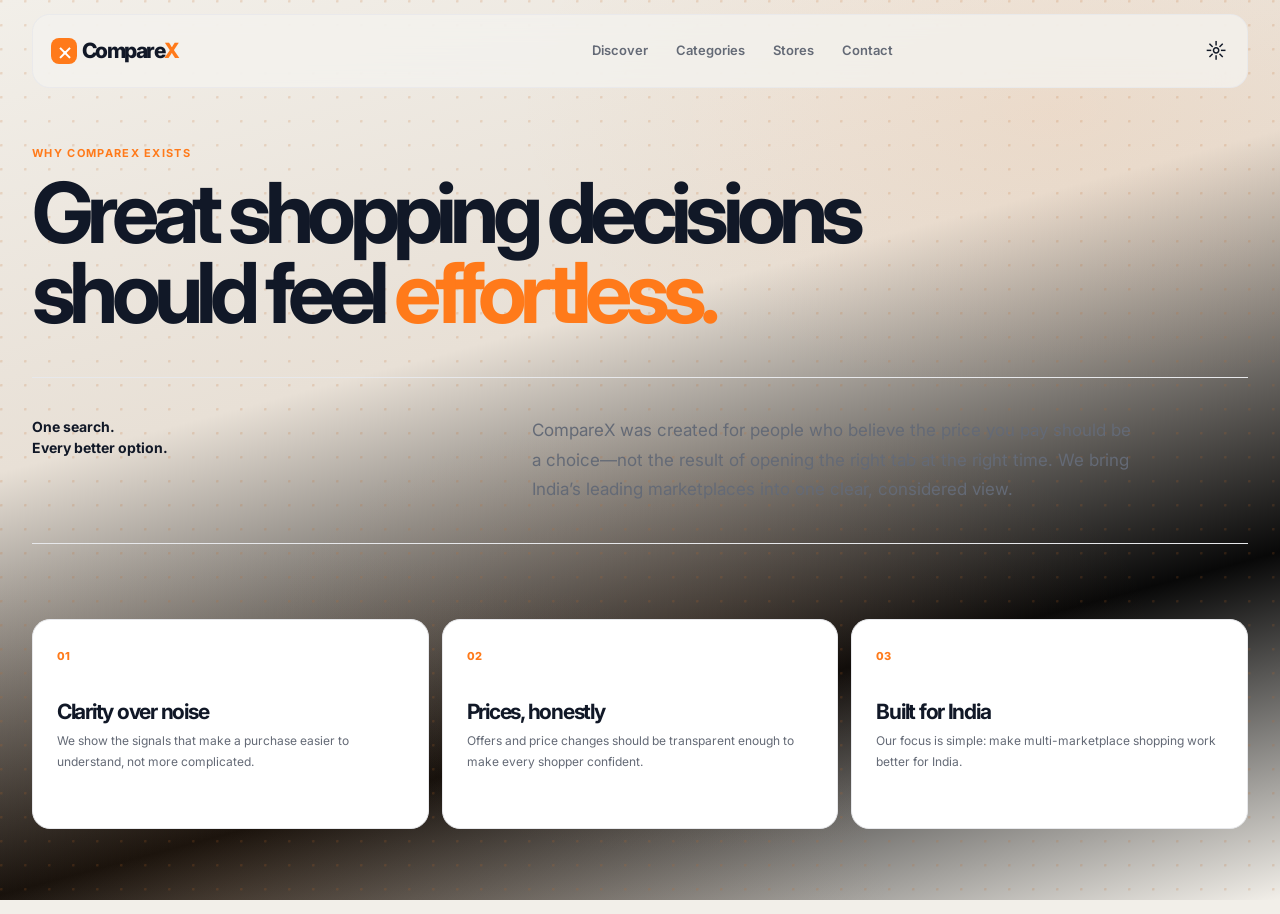
<file: frontend/pages/about/index.html>
<!doctype html>
<html lang="en">
<head>
  <meta charset="UTF-8"><meta name="viewport" content="width=device-width, initial-scale=1.0">
  <title>About — CompareX</title>
  <link rel="preconnect" href="https://fonts.googleapis.com"><link rel="preconnect" href="https://fonts.gstatic.com" crossorigin>
  <link href="https://fonts.googleapis.com/css2?family=Inter:wght@400;500;600;700;800&display=swap" rel="stylesheet">
  <link rel="stylesheet" href="../../css/variables.css"><link rel="stylesheet" href="../../css/global.css"><link rel="stylesheet" href="../../css/navbar.css"><link rel="stylesheet" href="../../css/responsive.css">
  <style>
    /* Company story */
    .about-page{padding:145px 0 85px}.about-page h1{max-width:890px;margin:10px 0 43px;font-size:clamp(44px,7vw,84px);line-height:.96;letter-spacing:-.08em}.about-page h1 em{color:var(--accent);font-style:normal}.about-lead{display:grid;grid-template-columns:.75fr 1.25fr;gap:70px;padding:38px 0;border-top:1px solid var(--border);border-bottom:1px solid var(--border)}.about-lead strong{font-size:14px}.about-lead p{max-width:600px;margin:0;color:var(--muted);font-size:17px;line-height:1.75}.about-values{display:grid;grid-template-columns:repeat(3,1fr);gap:13px;margin-top:75px}.about-value{min-height:210px;padding:24px;background:var(--card);border:1px solid var(--border);border-radius:18px}.about-value span{color:var(--accent);font-size:11px;font-weight:800}.about-value h2{margin:34px 0 8px;font-size:21px}.about-value p{margin:0;color:var(--muted);font-size:12px;line-height:1.7}@media(max-width:767px){.about-page{padding-top:110px}.about-lead{display:block;padding:26px 0}.about-lead p{margin-top:16px;font-size:14px}.about-values{grid-template-columns:1fr;margin-top:45px}.about-value{min-height:auto}.about-value h2{margin-top:24px}.desktop-nav{display:none}}
  </style>
</head>
<body>
  <!-- About navigation -->
  <header class="navbar is-scrolled"><a class="brand" href="../../"><span class="brand-mark">×</span>Compare<span>X</span></a><nav class="desktop-nav"><a href="../../">Discover</a><a href="../categories/">Categories</a><a href="../stores/">Stores</a><a href="../contact/">Contact</a></nav><div class="nav-actions"><button class="icon-button" type="button" data-theme-toggle aria-label="Toggle theme">☼</button></div></header>
  <main class="section-wrap about-page">
    <!-- Mission -->
    <p class="eyebrow">Why CompareX exists</p><h1>Great shopping decisions should feel <em>effortless.</em></h1>
    <section class="about-lead"><strong>One search.<br>Every better option.</strong><p>CompareX was created for people who believe the price you pay should be a choice—not the result of opening the right tab at the right time. We bring India’s leading marketplaces into one clear, considered view.</p></section>
    <!-- Core principles -->
    <section class="about-values"><article class="about-value"><span>01</span><h2>Clarity over noise</h2><p>We show the signals that make a purchase easier to understand, not more complicated.</p></article><article class="about-value"><span>02</span><h2>Prices, honestly</h2><p>Offers and price changes should be transparent enough to make every shopper confident.</p></article><article class="about-value"><span>03</span><h2>Built for India</h2><p>Our focus is simple: make multi-marketplace shopping work better for India.</p></article></section>
  </main>
  <script type="module">import { initializeTheme } from "../../js/theme.js";initializeTheme();</script>
</body>
</html>
</file>
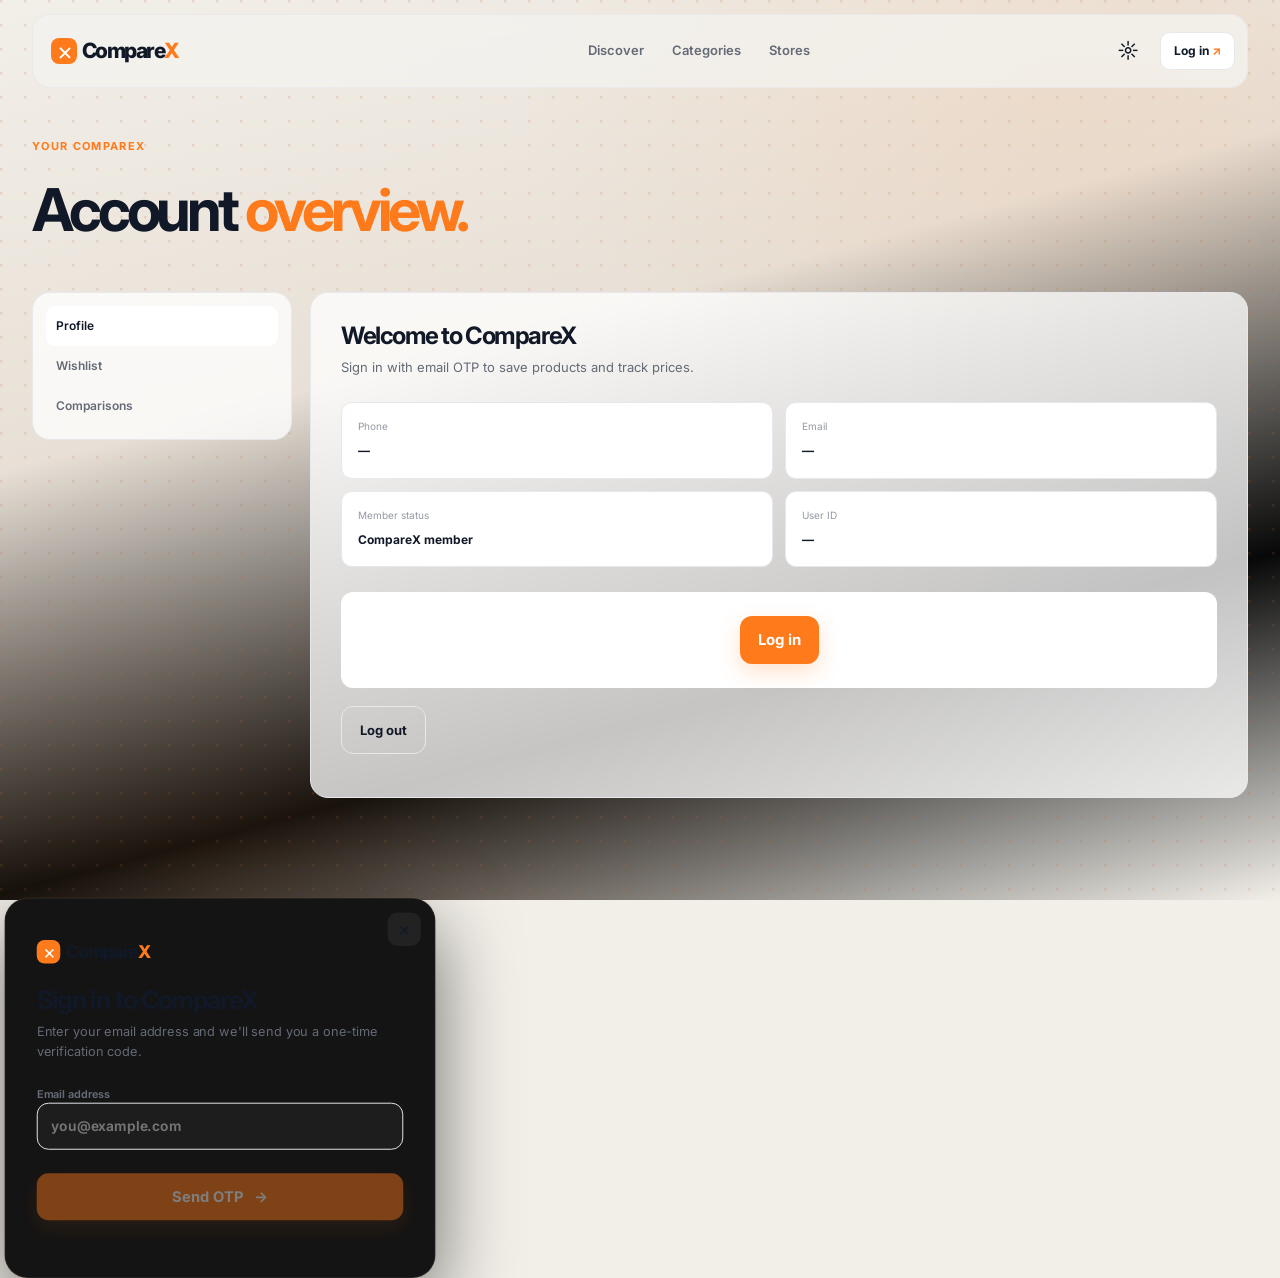
<file: frontend/pages/account/index.html>
<!doctype html>
<html lang="en">
<head>
  <meta charset="UTF-8">
  <meta name="viewport" content="width=device-width, initial-scale=1.0">
  <title>My account — CompareX</title>
  <link rel="preconnect" href="https://fonts.googleapis.com">
  <link rel="preconnect" href="https://fonts.gstatic.com" crossorigin>
  <link href="https://fonts.googleapis.com/css2?family=Inter:wght@400;500;600;700;800&display=swap" rel="stylesheet">
  <link rel="stylesheet" href="../../css/variables.css?v=canvas2">
  <link rel="stylesheet" href="../../css/global.css?v=canvas2">
  <link rel="stylesheet" href="../../css/navbar.css">
  <link rel="stylesheet" href="../../css/responsive.css">
  <style>
    .account-page { padding: 138px 0 80px; }
    .account-page h1 { margin: 10px 0 38px; font-size: clamp(36px, 5vw, 59px); letter-spacing: -.07em; }
    .account-page h1 em { color: var(--accent); font-style: normal; }
    .account-layout { display: grid; grid-template-columns: 260px 1fr; gap: 18px; }
    .account-menu, .account-content { background: color-mix(in srgb, var(--surface) 88%, transparent); border: 1px solid var(--border); border-radius: 18px; backdrop-filter: blur(8px); }
    .account-menu { padding: 13px; align-self: start; }
    .account-menu a { display: block; padding: 11px 10px; color: var(--muted); border-radius: 9px; font-size: 12px; font-weight: 600; }
    .account-menu a.active, .account-menu a:hover { color: var(--text); background: var(--card); }
    .account-content { min-height: 300px; padding: 30px; }
    .account-content h2 { margin-bottom: 9px; font-size: 24px; }
    .account-content p { color: var(--muted); font-size: 13px; }
    .account-details { display: grid; grid-template-columns: 1fr 1fr; gap: 12px; margin-top: 25px; }
    .account-field { padding: 16px; background: var(--card); border: 1px solid var(--border); border-radius: 11px; }
    .account-field span { display: block; margin-bottom: 5px; color: var(--subtle); font-size: 10px; }
    .account-field strong { font-size: 12px; }
    .account-empty { margin-top: 25px; padding: 24px; background: var(--card); border-radius: 12px; text-align: center; }
    @media (max-width: 767px) {
      .account-page { padding-top: 105px; }
      .account-layout { display: block; }
      .account-menu { display: flex; gap: 3px; overflow: auto; margin-bottom: 13px; white-space: nowrap; }
      .account-content { padding: 22px; }
      .account-details { grid-template-columns: 1fr; }
    }
  </style>
</head>
<body>
  <header class="navbar is-scrolled">
    <a class="brand" href="../../"><span class="brand-mark">×</span>Compare<span>X</span></a>
    <nav class="desktop-nav"><a href="../../">Discover</a><a href="../categories/">Categories</a><a href="../stores/">Stores</a></nav>
    <div class="nav-actions">
      <button class="icon-button" type="button" data-theme-toggle aria-label="Toggle theme">☼</button>
      <button class="account-trigger" type="button" data-login-trigger>Log in <span aria-hidden="true">↗</span></button>
    </div>
  </header>
  <main class="section-wrap account-page">
    <p class="eyebrow">Your CompareX</p>
    <h1>Account <em>overview.</em></h1>
    <div class="account-layout">
      <nav class="account-menu">
        <a class="active" href="./">Profile</a>
        <a href="../wishlist/">Wishlist</a>
        <a href="../compare/">Comparisons</a>
      </nav>
      <section class="account-content">
        <h2 data-account-title>Welcome to CompareX</h2>
        <p data-account-copy>Sign in with email OTP to save products and track prices.</p>
        <div class="account-details" data-account-details hidden>
          <div class="account-field"><span>Phone</span><strong data-profile-phone>—</strong></div>
          <div class="account-field"><span>Email</span><strong data-profile-email>—</strong></div>
          <div class="account-field"><span>Member status</span><strong>CompareX member</strong></div>
          <div class="account-field"><span>User ID</span><strong data-profile-id>—</strong></div>
        </div>
        <div class="account-empty" data-account-empty>
          <button class="button button-primary" type="button" data-login-trigger>Sign in with OTP →</button>
        </div>
        <p style="margin-top:18px"><button class="button button-secondary" type="button" data-auth-logout hidden>Log out</button></p>
      </section>
    </div>
  </main>
  <script type="module">
    import { initializeTheme } from "../../js/theme.js";
    import { initializeNavigation } from "../../js/navbar.js";
    import { initializeAuth, loadUser } from "../../js/auth.js?v=auth3";
    import { api, getAuthToken, clearAuthToken } from "../../js/api.js?v=auth3";

    initializeTheme();
    initializeNavigation();
    initializeAuth();

    async function renderAccount() {
      const token = getAuthToken();
      const empty = document.querySelector("[data-account-empty]");
      const details = document.querySelector("[data-account-details]");
      const logoutBtn = document.querySelector(".account-content [data-auth-logout]");
      if (!token) {
        details.hidden = true;
        empty.hidden = false;
        if (logoutBtn) logoutBtn.hidden = true;
        return;
      }
      try {
        const { user } = await api.me();
        document.querySelector("[data-account-title]").textContent = `Hello${user.name ? `, ${user.name}` : ""}.`;
        document.querySelector("[data-account-copy]").textContent = "Your saved choices and price signals live here.";
        document.querySelector("[data-profile-phone]").textContent = user.phone || "—";
        document.querySelector("[data-profile-email]").textContent = user.email || "—";
        document.querySelector("[data-profile-id]").textContent = `#${user.id}`;
        details.hidden = false;
        empty.hidden = true;
        if (logoutBtn) logoutBtn.hidden = false;
      } catch {
        clearAuthToken();
        details.hidden = true;
        empty.hidden = false;
        if (logoutBtn) logoutBtn.hidden = true;
      }
    }

    renderAccount();
    window.addEventListener("storage", renderAccount);
    window.addEventListener("comparex:auth-change", renderAccount);
  </script>
</body>
</html>
</file>
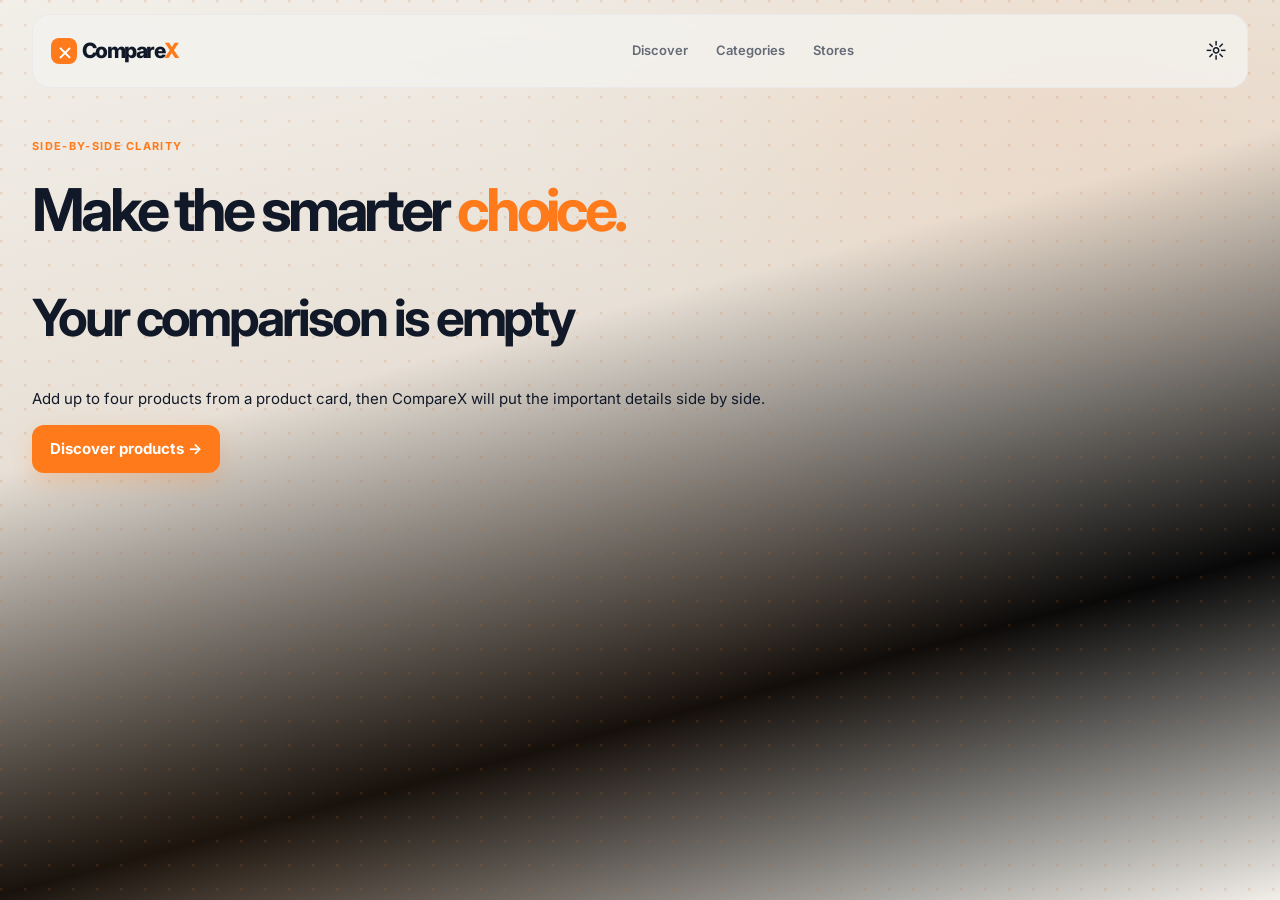
<file: frontend/pages/compare/index.html>
<!doctype html>
<html lang="en">
<head>
  <meta charset="UTF-8">
  <meta name="viewport" content="width=device-width, initial-scale=1.0">
  <title>Compare products — CompareX</title>
  <link rel="preconnect" href="https://fonts.googleapis.com">
  <link rel="preconnect" href="https://fonts.gstatic.com" crossorigin>
  <link href="https://fonts.googleapis.com/css2?family=Inter:wght@400;500;600;700;800&display=swap" rel="stylesheet">
  <link rel="stylesheet" href="../../css/variables.css">
  <link rel="stylesheet" href="../../css/global.css">
  <link rel="stylesheet" href="../../css/navbar.css">
  <link rel="stylesheet" href="../../css/responsive.css">
  <style>
    /* Compare table */
    .compare-page { padding: 138px 0 80px; }.compare-page h1 { margin: 10px 0 36px; font-size: clamp(36px, 5vw, 59px); letter-spacing: -.07em; }.compare-page h1 em { color: var(--accent); font-style: normal; }.comparison-grid { display: grid; grid-template-columns: 155px repeat(var(--product-count), minmax(0, 1fr)); overflow: hidden; background: var(--surface); border: 1px solid var(--border); border-radius: 20px; }.comparison-grid > div { min-width: 0; padding: 17px; border-right: 1px solid var(--border); border-bottom: 1px solid var(--border); }.comparison-grid > div:nth-child(var(--product-count)n) { border-right:0; }.comparison-grid .label { display: flex; align-items: center; color: var(--muted); background: color-mix(in srgb, var(--card) 68%, transparent); font-size: 11px; font-weight: 700; }.comparison-grid .product-head { min-height: 245px; }.product-head img { width: 120px; height: 130px; margin: 0 auto 14px; object-fit: contain; }.product-head strong { display: -webkit-box; overflow: hidden; font-size: 12px; line-height: 1.5; -webkit-box-orient: vertical; -webkit-line-clamp: 2; }.product-head small { display: block; margin-top: 7px; color: var(--muted); font-size: 10px; }.best-price { color: var(--accent); background: var(--accent-soft); font-size: 18px; font-weight: 800; letter-spacing: -.05em; }.winner { color: #fff; background: var(--accent-soft); }.winner > span { display: inline-block; padding: 4px 7px; color: var(--accent); border: 1px solid rgba(255,122,26,.25); border-radius: 5px; font-size: 9px; font-weight: 800; }.compare-empty { padding: 80px 20px; text-align: center; background: var(--surface); border: 1px solid var(--border); border-radius: 20px; }.compare-empty h2 { font-size: 24px; }.compare-empty p { color: var(--muted); font-size: 13px; }@media(max-width:767px){.compare-page{padding-top:105px}.comparison-grid{overflow-x:auto;grid-template-columns:110px repeat(var(--product-count),190px)}.comparison-grid>div{padding:12px}.comparison-grid .product-head{min-height:210px}.product-head img{width:95px;height:110px}.comparison-grid .label{font-size:10px}}
  </style>
</head>
<body>
  <!-- Compare navigation -->
  <header class="navbar is-scrolled"><a class="brand" href="../../"><span class="brand-mark">×</span>Compare<span>X</span></a><nav class="desktop-nav"><a href="../../">Discover</a><a href="../categories/">Categories</a><a href="../stores/">Stores</a></nav><div class="nav-actions"><button class="icon-button" type="button" data-theme-toggle aria-label="Toggle theme">☼</button></div></header>
  <main class="section-wrap compare-page">
    <!-- Dynamic product comparison -->
    <p class="eyebrow">Side-by-side clarity</p><h1>Make the smarter <em>choice.</em></h1><div data-comparison></div>
  </main>
  <script type="module" src="../../js/compare-page.js"></script>
</body>
</html>
</file>
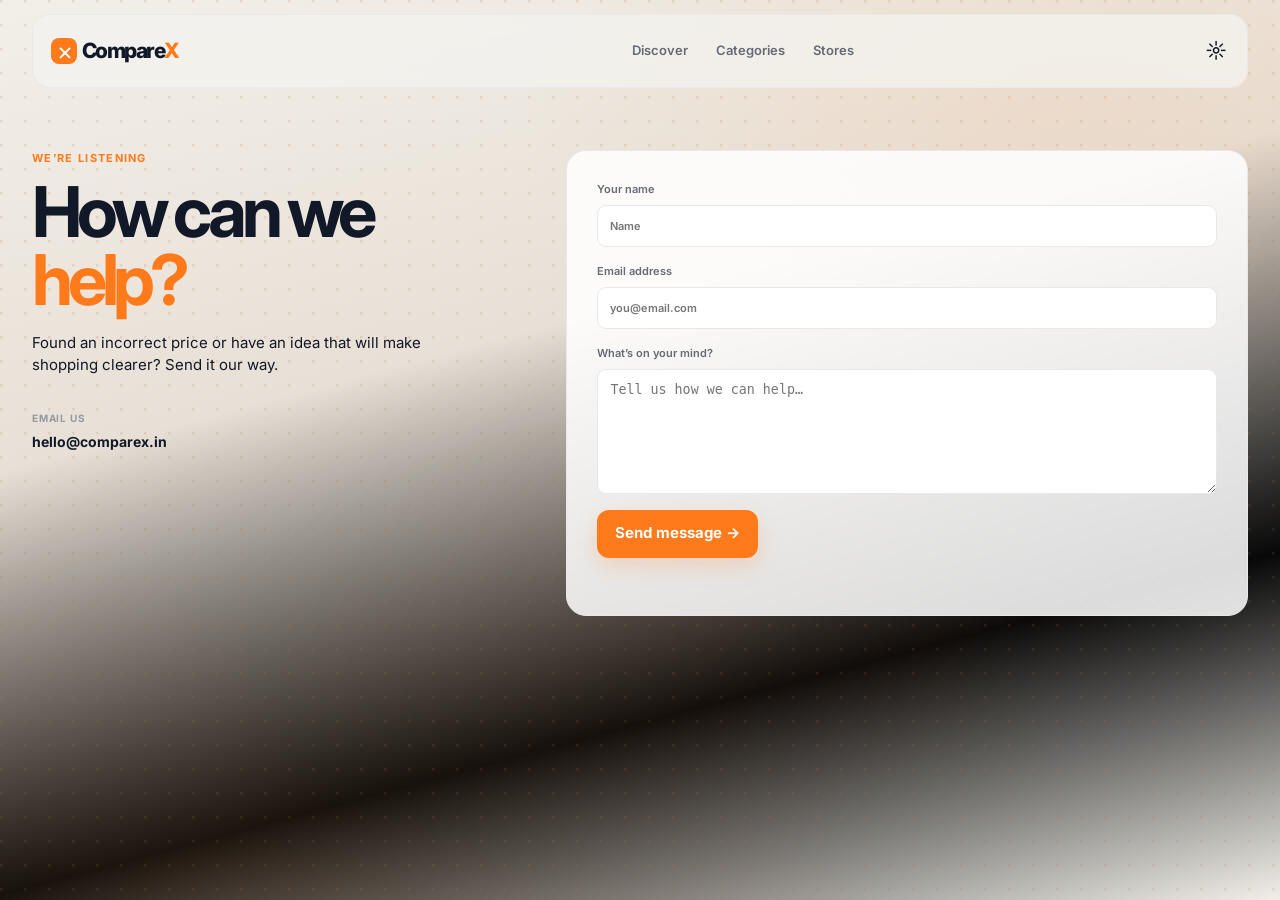
<file: frontend/pages/contact/index.html>
<!doctype html>
<html lang="en">
<head>
  <meta charset="UTF-8"><meta name="viewport" content="width=device-width, initial-scale=1.0">
  <title>Contact — CompareX</title>
  <link rel="preconnect" href="https://fonts.googleapis.com"><link rel="preconnect" href="https://fonts.gstatic.com" crossorigin>
  <link href="https://fonts.googleapis.com/css2?family=Inter:wght@400;500;600;700;800&display=swap" rel="stylesheet">
  <link rel="stylesheet" href="../../css/variables.css"><link rel="stylesheet" href="../../css/global.css"><link rel="stylesheet" href="../../css/navbar.css"><link rel="stylesheet" href="../../css/responsive.css">
  <style>
    /* Contact form */
    .contact-page{display:grid;grid-template-columns:.8fr 1.2fr;gap:80px;padding:150px 0 90px}.contact-page h1{margin:10px 0 17px;font-size:clamp(42px,6vw,70px);line-height:.98;letter-spacing:-.075em}.contact-page h1 em{color:var(--accent);font-style:normal}.contact-intro>p:last-child{max-width:360px;color:var(--muted);line-height:1.75}.contact-method{margin-top:34px}.contact-method span{display:block;margin-bottom:5px;color:var(--subtle);font-size:10px;font-weight:700;text-transform:uppercase;letter-spacing:.08em}.contact-method a{font-size:14px;font-weight:700}.contact-form{padding:30px;background:var(--surface);border:1px solid var(--border);border-radius:20px}.contact-form label{display:block;margin-bottom:16px;color:var(--muted);font-size:11px;font-weight:600}.contact-form input,.contact-form textarea{display:block;width:100%;margin-top:7px;padding:12px;color:var(--text);background:var(--card);border:1px solid var(--border);border-radius:9px;outline:0}.contact-form textarea{min-height:125px;resize:vertical}.contact-form input:focus,.contact-form textarea:focus{border-color:var(--accent)}.form-note{min-height:15px;margin:12px 0 0;color:var(--accent);font-size:11px}@media(max-width:767px){.contact-page{display:block;padding-top:105px}.contact-form{margin-top:35px;padding:22px}.desktop-nav{display:none}}
  </style>
</head>
<body>
  <!-- Contact navigation -->
  <header class="navbar is-scrolled"><a class="brand" href="../../"><span class="brand-mark">×</span>Compare<span>X</span></a><nav class="desktop-nav"><a href="../../">Discover</a><a href="../categories/">Categories</a><a href="../stores/">Stores</a></nav><div class="nav-actions"><button class="icon-button" type="button" data-theme-toggle aria-label="Toggle theme">☼</button></div></header>
  <main class="section-wrap contact-page">
    <!-- Contact copy -->
    <section class="contact-intro"><p class="eyebrow">We’re listening</p><h1>How can we <em>help?</em></h1><p>Found an incorrect price or have an idea that will make shopping clearer? Send it our way.</p><div class="contact-method"><span>Email us</span><a href="mailto:hello@comparex.in">hello@comparex.in</a></div></section>
    <!-- Contact form -->
    <form class="contact-form" data-contact-form><label>Your name<input type="text" name="name" autocomplete="name" required placeholder="Name"></label><label>Email address<input type="email" name="email" autocomplete="email" required placeholder="you@email.com"></label><label>What’s on your mind?<textarea name="message" required placeholder="Tell us how we can help…"></textarea></label><button class="button button-primary" type="submit">Send message →</button><p class="form-note" data-contact-message></p></form>
  </main>
  <script type="module">import { initializeTheme } from "../../js/theme.js"; initializeTheme(); document.querySelector("[data-contact-form]").addEventListener("submit",(event)=>{event.preventDefault();event.currentTarget.reset();document.querySelector("[data-contact-message]").textContent="Thanks—we’ll get back to you shortly.";});</script>
</body>
</html>
</file>
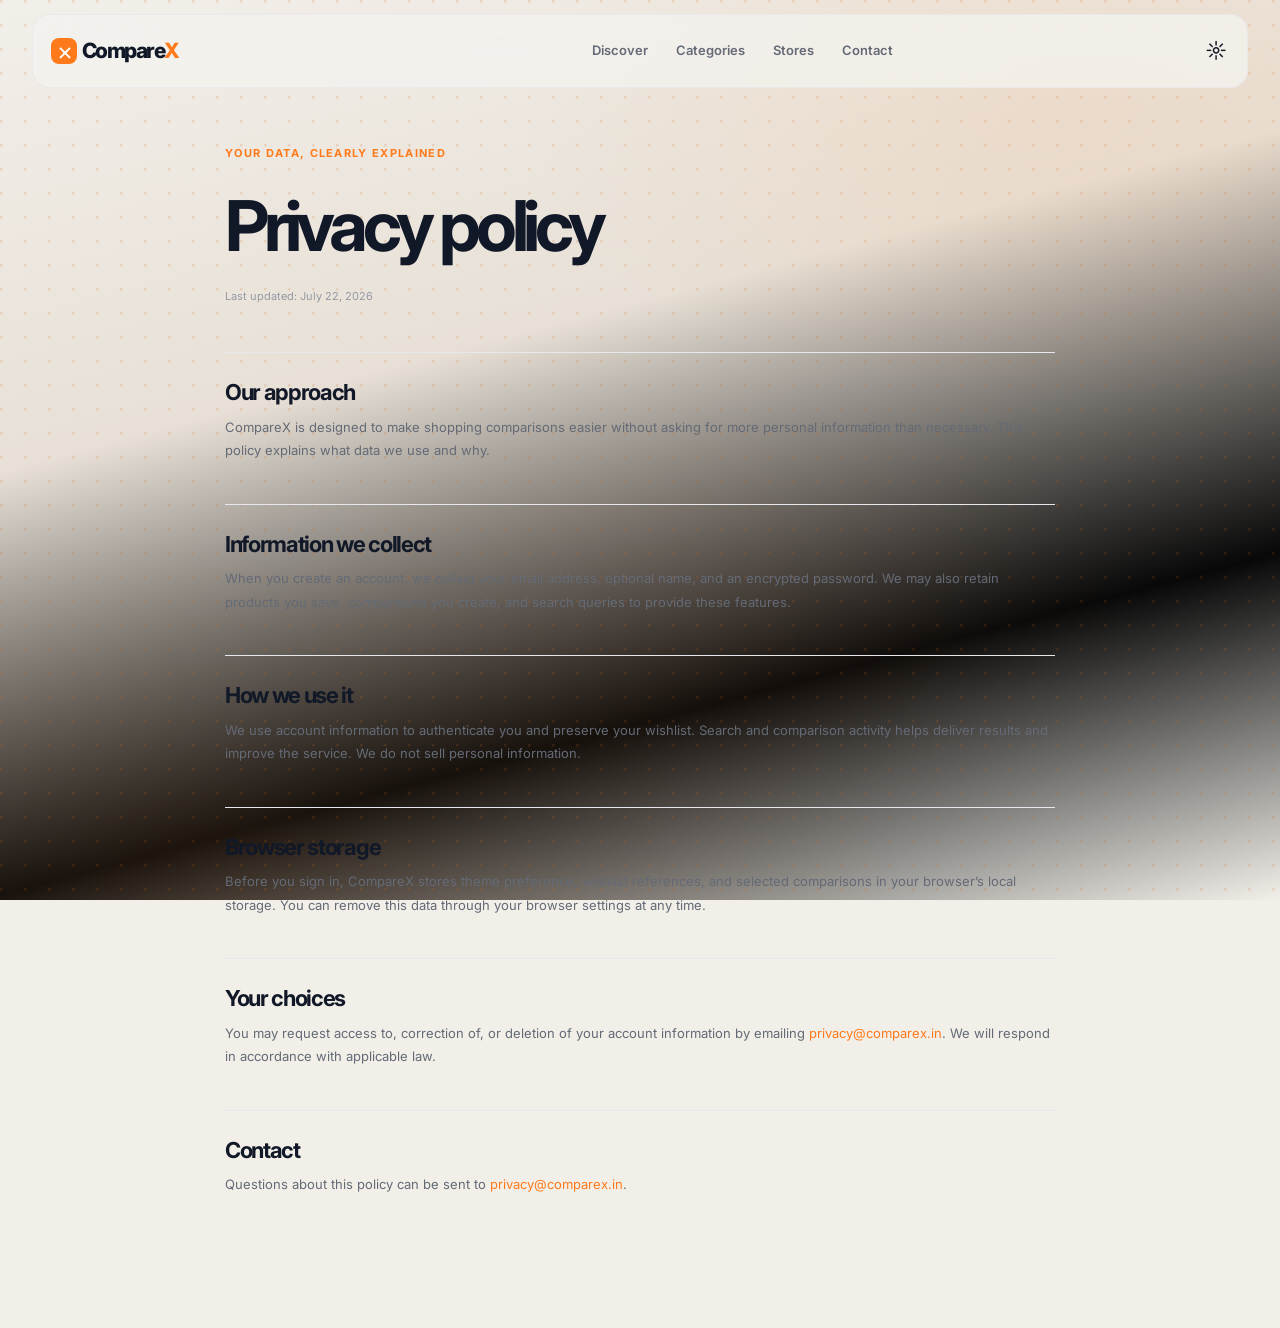
<file: frontend/pages/privacy/index.html>
<!doctype html>
<html lang="en">
<head>
  <meta charset="UTF-8"><meta name="viewport" content="width=device-width, initial-scale=1.0">
  <title>Privacy — CompareX</title>
  <link rel="preconnect" href="https://fonts.googleapis.com"><link rel="preconnect" href="https://fonts.gstatic.com" crossorigin>
  <link href="https://fonts.googleapis.com/css2?family=Inter:wght@400;500;600;700;800&display=swap" rel="stylesheet">
  <link rel="stylesheet" href="../../css/variables.css"><link rel="stylesheet" href="../../css/global.css"><link rel="stylesheet" href="../../css/navbar.css"><link rel="stylesheet" href="../../css/responsive.css">
  <style>
    /* Privacy policy document */
    .privacy-page{max-width:830px;padding:145px 0 90px}.privacy-page h1{margin:10px 0 10px;font-size:clamp(42px,6vw,70px);letter-spacing:-.075em}.privacy-page .updated{margin-bottom:48px;color:var(--subtle);font-size:11px}.policy-section{padding:28px 0;border-top:1px solid var(--border)}.policy-section h2{margin-bottom:11px;font-size:22px}.policy-section p,.policy-section li{color:var(--muted);font-size:13px;line-height:1.8}.policy-section ul{padding-left:18px}.policy-section a{color:var(--accent)}@media(max-width:767px){.privacy-page{padding-top:110px}.privacy-page .updated{margin-bottom:30px}.desktop-nav{display:none}}
  </style>
</head>
<body>
  <!-- Privacy navigation -->
  <header class="navbar is-scrolled"><a class="brand" href="../../"><span class="brand-mark">×</span>Compare<span>X</span></a><nav class="desktop-nav"><a href="../../">Discover</a><a href="../categories/">Categories</a><a href="../stores/">Stores</a><a href="../contact/">Contact</a></nav><div class="nav-actions"><button class="icon-button" type="button" data-theme-toggle aria-label="Toggle theme">☼</button></div></header>
  <main class="section-wrap privacy-page">
    <!-- Privacy policy -->
    <p class="eyebrow">Your data, clearly explained</p><h1>Privacy policy</h1><p class="updated">Last updated: July 22, 2026</p>
    <section class="policy-section"><h2>Our approach</h2><p>CompareX is designed to make shopping comparisons easier without asking for more personal information than necessary. This policy explains what data we use and why.</p></section>
    <section class="policy-section"><h2>Information we collect</h2><p>When you create an account, we collect your email address, optional name, and an encrypted password. We may also retain products you save, comparisons you create, and search queries to provide these features.</p></section>
    <section class="policy-section"><h2>How we use it</h2><p>We use account information to authenticate you and preserve your wishlist. Search and comparison activity helps deliver results and improve the service. We do not sell personal information.</p></section>
    <section class="policy-section"><h2>Browser storage</h2><p>Before you sign in, CompareX stores theme preference, wishlist references, and selected comparisons in your browser’s local storage. You can remove this data through your browser settings at any time.</p></section>
    <section class="policy-section"><h2>Your choices</h2><p>You may request access to, correction of, or deletion of your account information by emailing <a href="mailto:privacy@comparex.in">privacy@comparex.in</a>. We will respond in accordance with applicable law.</p></section>
    <section class="policy-section"><h2>Contact</h2><p>Questions about this policy can be sent to <a href="mailto:privacy@comparex.in">privacy@comparex.in</a>.</p></section>
  </main>
  <script type="module">import { initializeTheme } from "../../js/theme.js";initializeTheme();</script>
</body>
</html>
</file>
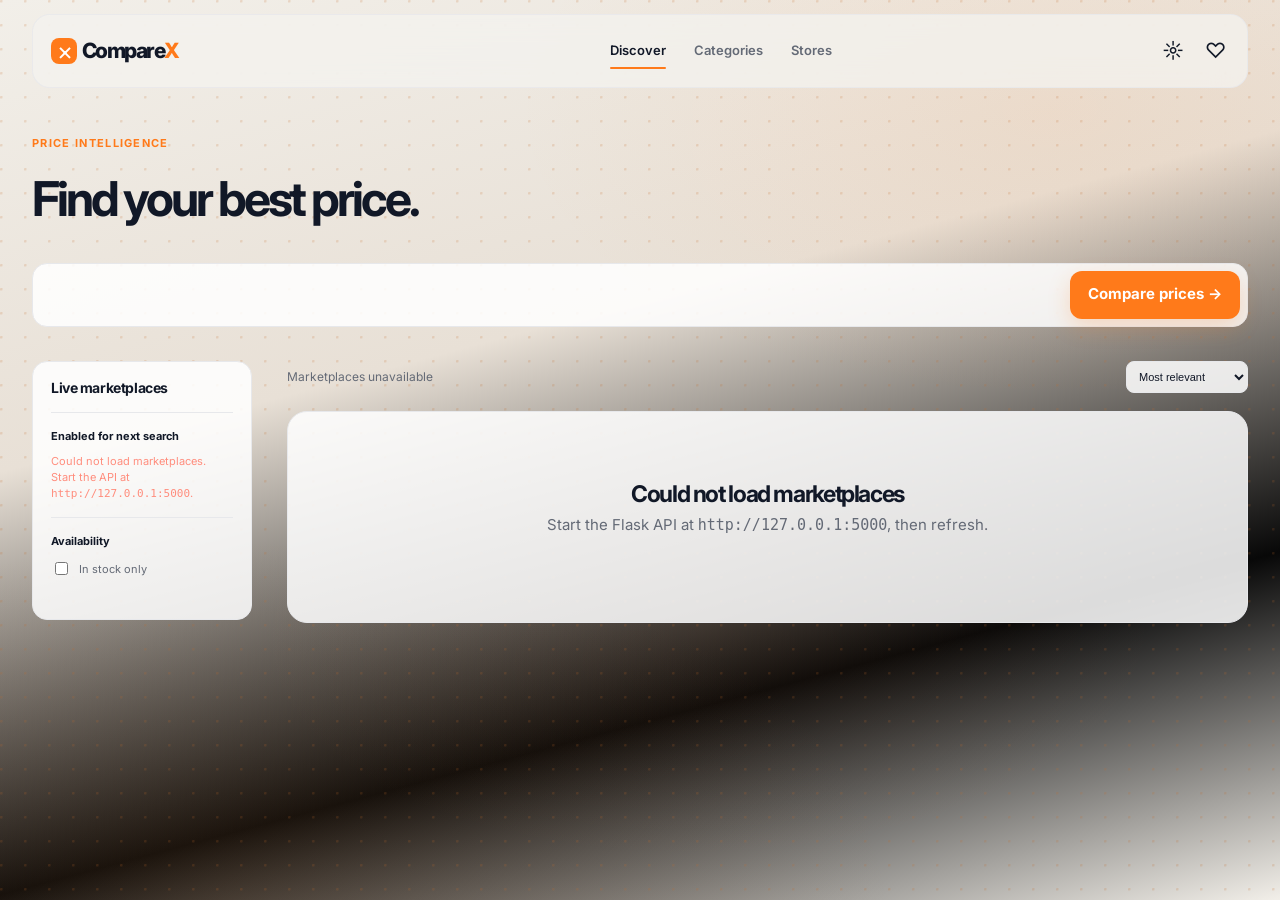
<file: frontend/pages/search/index.html>
<!doctype html>
<html lang="en">
<head>
  <meta charset="UTF-8">
  <meta name="viewport" content="width=device-width, initial-scale=1.0">
  <meta name="description" content="Compare prices across India's leading stores.">
  <title>Search products — CompareX</title>
  <link rel="preconnect" href="https://fonts.googleapis.com">
  <link rel="preconnect" href="https://fonts.gstatic.com" crossorigin>
  <link href="https://fonts.googleapis.com/css2?family=Inter:wght@400;500;600;700;800&display=swap" rel="stylesheet">
  <link rel="stylesheet" href="../../css/variables.css">
  <link rel="stylesheet" href="../../css/global.css">
  <link rel="stylesheet" href="../../css/navbar.css">
  <link rel="stylesheet" href="../../css/cards.css">
  <link rel="stylesheet" href="../../css/animations.css">
  <link rel="stylesheet" href="../../css/responsive.css">
  <style>
    /* Search page layout */
    .search-page { padding: 135px 0 80px; }
    .search-title { margin-bottom: 28px; }
    .search-title h1 { margin: 8px 0 0; font-size: clamp(30px, 4vw, 48px); letter-spacing: -.065em; }
    .search-form { display: flex; gap: 8px; padding: 7px; margin-bottom: 34px; background: var(--surface); border: 1px solid var(--border); border-radius: 15px; }
    .search-form input { flex: 1; min-width: 0; height: 43px; padding: 0 13px; color: var(--text); background: transparent; border: 0; outline: 0; }
    .results-layout { display: grid; grid-template-columns: 220px 1fr; gap: 35px; }
    .filter-panel {
      align-self: start;
      position: sticky;
      top: 96px;
      max-height: calc(100vh - 120px);
      overflow: auto;
      padding: 18px;
      background: var(--surface);
      border: 1px solid var(--border);
      border-radius: 15px;
    }
    .filter-panel h2 { margin: 0 0 17px; font-size: 14px; letter-spacing: -.03em; }
    .filter-group { padding: 15px 0; border-top: 1px solid var(--border); }
    .filter-group strong { display: block; margin-bottom: 10px; font-size: 11px; }
    .filter-group label { display: flex; gap: 8px; align-items: center; margin: 8px 0; color: var(--muted); font-size: 11px; }
    .store-filter-list { display: grid; gap: 2px; }
    .store-filter-list label { margin: 4px 0; }
    .store-filter-mark {
      display: inline-grid;
      width: 18px;
      height: 18px;
      flex: 0 0 auto;
      place-items: center;
      color: #fff;
      border-radius: 6px;
      font-size: 9px;
      font-weight: 800;
      line-height: 1;
    }
    .store-filter-empty,
    .store-filter-error {
      margin: 0;
      color: var(--muted);
      font-size: 11px;
      line-height: 1.45;
    }
    .store-filter-error { color: #ff8d7d; }
    .cx-store-badge {
      display: inline-grid;
      width: 28px;
      height: 28px;
      place-items: center;
      color: #fff;
      border-radius: 8px;
      font-size: 11px;
      font-weight: 800;
      box-shadow: 0 4px 12px rgba(0,0,0,.18);
    }
    .result-meta { display: flex; align-items: center; justify-content: space-between; gap: 15px; margin-bottom: 18px; color: var(--muted); font-size: 12px; }
    .result-meta select { padding: 8px; color: var(--text); background: var(--surface); border: 1px solid var(--border); border-radius: 8px; outline: 0; font-size: 11px; }
    .search-progress { margin: -16px 0 28px; padding: 16px; background: var(--surface); border: 1px solid var(--border); border-radius: 15px; }
    .progress-summary { display: flex; align-items: center; justify-content: space-between; gap: 15px; margin-bottom: 12px; font-size: 11px; }
    .progress-track { height: 4px; margin-bottom: 14px; overflow: hidden; background: var(--border); border-radius: 99px; }
    .progress-track span { display: block; width: 0; height: 100%; background: var(--accent); border-radius: inherit; transition: width .3s ease; }
    .marketplace-statuses { display: flex; flex-wrap: wrap; gap: 7px; }
    .marketplace-status { display: inline-flex; align-items: center; gap: 6px; padding: 6px 9px; color: var(--muted); background: var(--card); border: 1px solid var(--border); border-radius: 99px; font-size: 10px; }
    .marketplace-status::before { width: 7px; height: 7px; content: ""; background: var(--subtle); border-radius: 50%; }
    .marketplace-status.is-searching::before { background: var(--accent); animation: pulse 1.1s infinite; }
    .marketplace-status.is-completed { color: var(--text); border-color: color-mix(in srgb, #36b37e 55%, var(--border)); }
    .marketplace-status.is-completed::before { background: #36b37e; }
    .marketplace-status.is-failed { color: #ff8d7d; border-color: color-mix(in srgb, #ff5f52 50%, var(--border)); }
    .marketplace-status.is-failed::before { background: #ff5f52; }
    .skeleton { height: 360px; background: linear-gradient(100deg, var(--card) 30%, var(--surface) 50%, var(--card) 70%); background-size: 200% 100%; border: 1px solid var(--border); border-radius: 20px; animation: shimmer 1.4s infinite linear; }
    @keyframes shimmer { to { background-position: -200% 0; } }
    .empty-state { padding: 70px 20px; color: var(--muted); text-align: center; background: var(--surface); border: 1px solid var(--border); border-radius: 20px; }
    .empty-state h2 { margin-bottom: 8px; color: var(--text); font-size: 23px; }
    [data-results-grid] { display: block; }
    .product-grid { display: block; }

    /* Product browse results (generic searches) */
    .cx-browse-panel {
      overflow: hidden;
      background:
        linear-gradient(180deg, rgba(255,255,255,.04), rgba(255,255,255,.015)),
        color-mix(in srgb, var(--surface) 88%, transparent);
      border: 1px solid color-mix(in srgb, #ffffff 8%, var(--border));
      border-radius: 24px;
      box-shadow: 0 24px 60px rgba(0,0,0,.28);
      backdrop-filter: blur(18px);
    }
    .cx-browse-header {
      padding: 24px 24px 8px;
      border-bottom: 1px solid color-mix(in srgb, #ffffff 6%, var(--border));
      background:
        radial-gradient(circle at top right, rgba(255,122,26,.1), transparent 42%),
        rgba(255,255,255,.02);
    }
    .cx-browse-grid {
      display: grid;
      grid-template-columns: repeat(auto-fill, minmax(240px, 1fr));
      gap: 14px;
      padding: 18px;
    }
    .cx-browse-card {
      display: flex;
      flex-direction: column;
      gap: 12px;
      padding: 14px;
      color: inherit;
      text-align: left;
      background: rgba(255,255,255,.03);
      border: 1px solid color-mix(in srgb, #ffffff 8%, var(--border));
      border-radius: 18px;
      cursor: pointer;
      transition: transform .2s ease, border-color .2s ease, box-shadow .2s ease;
    }
    .cx-browse-card:hover {
      transform: translateY(-3px);
      border-color: color-mix(in srgb, var(--accent) 40%, var(--border));
      box-shadow: 0 16px 36px rgba(0,0,0,.22);
    }
    .cx-browse-media {
      display: grid;
      place-items: center;
      min-height: 150px;
      padding: 12px;
      background: rgba(255,255,255,.03);
      border: 1px solid rgba(255,255,255,.05);
      border-radius: 14px;
    }
    .cx-browse-media img {
      width: 110px;
      height: 120px;
      object-fit: contain;
    }
    .cx-browse-body { display: grid; gap: 6px; }
    .cx-browse-brand {
      color: var(--accent);
      font-size: 10px;
      font-weight: 800;
      letter-spacing: .08em;
      text-transform: uppercase;
    }
    .cx-browse-title {
      display: -webkit-box;
      overflow: hidden;
      color: var(--text);
      font-size: 14px;
      font-weight: 700;
      line-height: 1.35;
      letter-spacing: -.02em;
      -webkit-box-orient: vertical;
      -webkit-line-clamp: 3;
    }
    .cx-browse-price {
      margin: 2px 0 0;
      color: var(--muted);
      font-size: 12px;
    }
    .cx-browse-price strong {
      color: var(--text);
      font-size: 18px;
      font-weight: 800;
      letter-spacing: -.04em;
    }
    .cx-browse-meta {
      margin: 0;
      color: var(--subtle);
      font-size: 11px;
    }
    .cx-browse-cta {
      margin-top: 4px;
      color: #ffb070;
      font-size: 12px;
      font-weight: 700;
    }
    .cx-compare-nav {
      padding: 14px 24px 0;
    }
    .cx-back-btn {
      padding: 8px 12px;
      color: var(--muted);
      background: rgba(255,255,255,.03);
      border: 1px solid color-mix(in srgb, #ffffff 8%, var(--border));
      border-radius: 12px;
      font-size: 12px;
      font-weight: 700;
      cursor: pointer;
      transition: .2s ease;
    }
    .cx-back-btn:hover {
      color: var(--text);
      border-color: color-mix(in srgb, var(--accent) 35%, var(--border));
    }
    @media (max-width: 767px) {
      .cx-browse-grid { grid-template-columns: 1fr; padding: 14px; }
      .cx-browse-header { padding: 18px 16px 8px; }
      .cx-compare-nav { padding-inline: 16px; }
    }

    /* CompareX V2 — premium product comparison page */
    .cx-comparison-panel {
      overflow: hidden;
      background:
        linear-gradient(180deg, rgba(255,255,255,.035), rgba(255,255,255,.012)),
        color-mix(in srgb, var(--surface) 90%, #101010);
      border: 1px solid color-mix(in srgb, #ffffff 8%, var(--border));
      border-radius: 24px;
      box-shadow: 0 28px 70px rgba(0,0,0,.32);
      backdrop-filter: blur(20px);
    }

    .cx-product-layout {
      display: grid;
      grid-template-columns: minmax(0, 1.45fr) minmax(280px, .9fr);
      gap: 28px;
      padding: 28px;
      border-bottom: 1px solid color-mix(in srgb, #ffffff 6%, var(--border));
      background:
        radial-gradient(ellipse at 12% 0%, rgba(255,122,26,.1), transparent 45%),
        radial-gradient(ellipse at 100% 20%, rgba(255,255,255,.03), transparent 40%);
    }

    .cx-product-hero {
      display: grid;
      grid-template-columns: 200px minmax(0, 1fr);
      gap: 24px;
      align-items: start;
    }

    .cx-product-media {
      display: grid;
      place-items: center;
      min-height: 220px;
      padding: 18px;
      background: rgba(255,255,255,.04);
      border: 1px solid rgba(255,255,255,.07);
      border-radius: 20px;
      box-shadow: inset 0 1px 0 rgba(255,255,255,.04);
    }
    .cx-product-media img {
      width: 160px;
      height: 180px;
      object-fit: contain;
    }

    .cx-product-info { display: grid; gap: 12px; }
    .cx-product-brand {
      margin: 0;
      color: #ffb070;
      font-size: 12px;
      font-weight: 700;
      letter-spacing: .06em;
      text-transform: uppercase;
    }
    .cx-product-title {
      margin: 0;
      color: var(--text);
      font-size: clamp(24px, 3vw, 34px);
      font-weight: 800;
      letter-spacing: -.055em;
      line-height: 1.12;
    }
    .cx-product-rating {
      display: flex;
      flex-wrap: wrap;
      gap: 10px;
      align-items: center;
      color: var(--muted);
      font-size: 13px;
    }
    .cx-stars { color: #f5c542; letter-spacing: .08em; font-weight: 700; }
    .cx-rating-label { color: var(--muted); }
    .cx-product-desc {
      margin: 0;
      max-width: 54ch;
      color: var(--muted);
      font-size: 14px;
      line-height: 1.55;
    }
    .cx-spec-row {
      display: flex;
      flex-wrap: wrap;
      gap: 8px;
    }
    .cx-spec-chip {
      padding: 6px 10px;
      color: var(--text);
      background: rgba(255,255,255,.04);
      border: 1px solid color-mix(in srgb, #ffffff 8%, var(--border));
      border-radius: 999px;
      font-size: 11px;
      font-weight: 600;
    }
    .cx-product-actions {
      display: flex;
      flex-wrap: wrap;
      gap: 10px;
      margin-top: 4px;
    }
    .cx-ghost-btn {
      padding: 10px 14px;
      color: var(--text);
      background: rgba(255,255,255,.03);
      border: 1px solid color-mix(in srgb, #ffffff 10%, var(--border));
      border-radius: 14px;
      cursor: pointer;
      font-size: 12px;
      font-weight: 700;
      transition: border-color .2s ease, box-shadow .2s ease, transform .2s ease, background .2s ease;
    }
    .cx-ghost-btn:hover {
      transform: translateY(-1px);
      background: rgba(255,122,26,.08);
      border-color: color-mix(in srgb, var(--accent) 45%, var(--border));
      box-shadow: 0 0 0 1px rgba(255,122,26,.12), 0 10px 24px rgba(0,0,0,.2);
    }

    .cx-best-badge {
      display: inline-flex;
      align-items: center;
      gap: 4px;
      width: fit-content;
      padding: 4px 9px;
      color: #fff;
      background: linear-gradient(135deg, #ff7a1a, #ff9448);
      border-radius: 999px;
      font-size: 10px;
      font-weight: 800;
      letter-spacing: .02em;
      box-shadow: 0 8px 18px rgba(255,122,26,.25);
      white-space: nowrap;
    }
    .cx-best-badge.is-large {
      padding: 6px 12px;
      font-size: 11px;
    }

    .cx-deal-card {
      display: grid;
      gap: 14px;
      align-content: start;
      padding: 22px;
      background:
        linear-gradient(160deg, rgba(255,122,26,.1), transparent 55%),
        rgba(255,255,255,.035);
      border: 1px solid color-mix(in srgb, var(--accent) 28%, var(--border));
      border-radius: 20px;
      box-shadow: 0 18px 40px rgba(0,0,0,.22);
    }
    .cx-deal-label {
      margin: 0;
      color: #ffb070;
      font-size: 12px;
      font-weight: 800;
      letter-spacing: .04em;
      text-transform: uppercase;
    }
    .cx-deal-price {
      margin: 0;
      color: #3dd68c;
      font-size: clamp(36px, 4vw, 48px);
      font-weight: 800;
      letter-spacing: -.06em;
      line-height: 1;
    }
    .cx-deal-store {
      margin: -4px 0 0;
      color: var(--muted);
      font-size: 13px;
    }
    .cx-deal-grid {
      display: grid;
      grid-template-columns: 1fr 1fr;
      gap: 10px;
      padding-top: 8px;
      border-top: 1px solid color-mix(in srgb, #ffffff 7%, var(--border));
    }
    .cx-deal-grid > div {
      display: grid;
      gap: 4px;
      padding: 10px;
      background: rgba(255,255,255,.03);
      border-radius: 12px;
    }
    .cx-deal-grid span {
      color: var(--subtle);
      font-size: 10px;
      font-weight: 700;
      letter-spacing: .06em;
      text-transform: uppercase;
    }
    .cx-deal-grid strong {
      color: var(--text);
      font-size: 13px;
      font-weight: 700;
    }
    .cx-deal-grid .is-save,
    .cx-analytics .is-save { color: #3dd68c; }
    .cx-deal-grid .is-best,
    .cx-analytics .is-best { color: #ffb070; }
    .cx-deal-cta { width: 100%; margin-top: 4px; }

    .cx-analytics {
      display: grid;
      grid-template-columns: repeat(6, minmax(0, 1fr));
      gap: 12px;
      padding: 18px 24px;
      border-bottom: 1px solid color-mix(in srgb, #ffffff 6%, var(--border));
      background: rgba(255,255,255,.015);
    }
    .cx-analytics > div {
      padding: 14px 14px 12px;
      background: rgba(255,255,255,.03);
      border: 1px solid color-mix(in srgb, #ffffff 7%, var(--border));
      border-radius: 16px;
      transition: border-color .2s ease, box-shadow .2s ease;
    }
    .cx-analytics > div:hover {
      border-color: color-mix(in srgb, var(--accent) 35%, var(--border));
      box-shadow: 0 0 0 1px rgba(255,122,26,.08);
    }
    .cx-analytics span {
      display: block;
      color: var(--subtle);
      font-size: 10px;
      font-weight: 700;
      letter-spacing: .06em;
      text-transform: uppercase;
    }
    .cx-analytics strong {
      display: block;
      margin-top: 8px;
      color: var(--text);
      font-size: 16px;
      font-weight: 800;
      letter-spacing: -.04em;
    }

    /* CompareX Intelligence recommendation card */
    .cx-intel {
      position: relative;
      overflow: hidden;
      margin: 0 24px 8px;
      padding: 22px;
      background:
        linear-gradient(145deg, rgba(255,122,26,.12), rgba(255,255,255,.03) 42%, rgba(61,214,140,.05)),
        rgba(255,255,255,.03);
      border: 1px solid color-mix(in srgb, var(--accent) 32%, var(--border));
      border-radius: 20px;
      box-shadow: 0 18px 44px rgba(0,0,0,.24);
      animation: cx-intel-in .45s var(--ease-out);
    }
    .cx-intel-glow {
      position: absolute;
      inset: auto -20% -40% auto;
      width: 280px;
      height: 280px;
      background: radial-gradient(circle, rgba(255,122,26,.22), transparent 68%);
      pointer-events: none;
    }
    @keyframes cx-intel-in {
      from { opacity: 0; transform: translateY(10px); }
      to { opacity: 1; transform: translateY(0); }
    }
    .cx-intel-head {
      display: flex;
      flex-wrap: wrap;
      align-items: center;
      justify-content: space-between;
      gap: 12px;
      margin-bottom: 18px;
    }
    .cx-intel-kicker {
      margin: 0 0 4px;
      color: #ffb070;
      font-size: 12px;
      font-weight: 800;
      letter-spacing: .06em;
      text-transform: uppercase;
    }
    .cx-intel-title {
      margin: 0;
      color: var(--text);
      font-size: 22px;
      font-weight: 800;
      letter-spacing: -.04em;
    }
    .cx-intel-body {
      display: grid;
      grid-template-columns: minmax(0, 1.35fr) minmax(240px, .9fr);
      gap: 20px;
      position: relative;
      z-index: 1;
    }
    .cx-intel-primary,
    .cx-intel-side {
      display: grid;
      gap: 14px;
      align-content: start;
    }
    .cx-intel-store {
      display: flex;
      align-items: center;
      gap: 12px;
    }
    .cx-intel-label {
      display: block;
      color: var(--subtle);
      font-size: 10px;
      font-weight: 700;
      letter-spacing: .08em;
      text-transform: uppercase;
    }
    .cx-intel-store strong {
      color: var(--text);
      font-size: 20px;
      font-weight: 800;
      letter-spacing: -.03em;
    }
    .cx-intel-price {
      margin: 0;
      color: #3dd68c;
      font-size: clamp(34px, 4vw, 46px);
      font-weight: 800;
      letter-spacing: -.06em;
      line-height: 1;
    }
    .cx-intel-meta {
      display: flex;
      flex-wrap: wrap;
      gap: 10px 18px;
      color: var(--muted);
      font-size: 13px;
    }
    .cx-intel-meta strong { color: var(--text); }
    .cx-intel-meta .is-save { color: #3dd68c; }
    .cx-intel-meta .is-save strong { color: #3dd68c; }
    .cx-intel-flags {
      display: flex;
      flex-wrap: wrap;
      gap: 8px;
    }
    .cx-intel-flags span {
      padding: 6px 10px;
      color: #3dd68c;
      background: rgba(61,214,140,.1);
      border: 1px solid rgba(61,214,140,.28);
      border-radius: 999px;
      font-size: 11px;
      font-weight: 800;
    }
    .cx-intel-cta { width: fit-content; min-width: 180px; }
    .cx-intel-score {
      padding: 16px;
      background: rgba(255,255,255,.04);
      border: 1px solid color-mix(in srgb, #ffffff 8%, var(--border));
      border-radius: 16px;
    }
    .cx-intel-score > span {
      color: var(--subtle);
      font-size: 10px;
      font-weight: 800;
      letter-spacing: .08em;
      text-transform: uppercase;
    }
    .cx-intel-score p {
      margin: 8px 0 0;
      color: var(--text);
      font-size: 34px;
      font-weight: 800;
      letter-spacing: -.05em;
      line-height: 1;
    }
    .cx-intel-score strong { color: var(--accent); }
    .cx-intel-score small {
      color: var(--muted);
      font-size: 14px;
      font-weight: 700;
    }
    .cx-intel-why-label {
      margin: 0;
      color: var(--muted);
      font-size: 12px;
      font-weight: 700;
    }
    .cx-intel-reasons {
      display: grid;
      gap: 8px;
      margin: 0;
      padding: 0;
      list-style: none;
    }
    .cx-intel-reasons li {
      color: var(--text);
      font-size: 13px;
      font-weight: 600;
    }
    .cx-intel-breakdown {
      display: grid;
      grid-template-columns: repeat(5, minmax(0, 1fr));
      gap: 8px;
    }
    .cx-intel-breakdown > div {
      padding: 8px 6px;
      text-align: center;
      background: rgba(255,255,255,.03);
      border: 1px solid color-mix(in srgb, #ffffff 6%, var(--border));
      border-radius: 12px;
    }
    .cx-intel-breakdown span {
      display: block;
      color: var(--subtle);
      font-size: 9px;
      font-weight: 700;
      letter-spacing: .05em;
      text-transform: uppercase;
    }
    .cx-intel-breakdown strong {
      display: block;
      margin-top: 4px;
      color: var(--text);
      font-size: 13px;
      font-weight: 800;
    }

    .cx-table-header {
      display: flex;
      flex-wrap: wrap;
      align-items: end;
      justify-content: space-between;
      gap: 14px;
      padding: 20px 24px 8px;
    }
    .cx-summary-eyebrow {
      margin: 0 0 6px;
      color: var(--accent);
      font-size: 11px;
      font-weight: 800;
      letter-spacing: .08em;
      text-transform: uppercase;
    }
    .cx-table-title {
      margin: 0;
      color: var(--text);
      font-size: 22px;
      font-weight: 800;
      letter-spacing: -.04em;
    }
    .cx-trust-row {
      display: flex;
      flex-wrap: wrap;
      gap: 8px;
    }
    .cx-trust-row span {
      padding: 7px 11px;
      color: var(--muted);
      background: rgba(255,255,255,.03);
      border: 1px solid color-mix(in srgb, #ffffff 8%, var(--border));
      border-radius: 999px;
      font-size: 11px;
      font-weight: 700;
    }

    .cx-toolbar {
      display: flex;
      flex-wrap: wrap;
      gap: 12px;
      align-items: end;
      padding: 8px 24px 12px;
    }
    .cx-sort-wrap,
    .cx-search-wrap {
      display: grid;
      gap: 6px;
      min-width: 180px;
    }
    .cx-search-wrap {
      position: relative;
      flex: 1;
      min-width: 220px;
    }
    .cx-sort-wrap span,
    .cx-search-label {
      color: var(--subtle);
      font-size: 10px;
      font-weight: 700;
      letter-spacing: .08em;
      text-transform: uppercase;
    }
    .cx-ghost-btn.is-active {
      color: #fff;
      background: rgba(255,122,26,.18);
      border-color: color-mix(in srgb, var(--accent) 50%, var(--border));
    }
    .cx-sort-wrap select,
    .cx-table-search {
      height: 42px;
      padding: 0 12px;
      color: var(--text);
      background: rgba(255,255,255,.03);
      border: 1px solid color-mix(in srgb, #ffffff 8%, var(--border));
      border-radius: 12px;
      outline: 0;
      transition: border-color .2s ease, box-shadow .2s ease;
    }
    .cx-table-search { padding-left: 36px; width: 100%; box-sizing: border-box; }
    .cx-search-icon {
      position: absolute;
      left: 12px;
      bottom: 12px;
      color: var(--subtle);
      font-size: 14px;
      pointer-events: none;
    }
    .cx-sort-wrap select:focus,
    .cx-table-search:focus {
      border-color: color-mix(in srgb, var(--accent) 55%, var(--border));
      box-shadow: 0 0 0 3px rgba(255,122,26,.12);
    }

    .cx-chip-row {
      display: flex;
      flex-wrap: wrap;
      gap: 8px;
      align-items: center;
      padding: 0 24px 16px;
    }
    .cx-chip-label {
      margin-right: 4px;
      color: var(--subtle);
      font-size: 10px;
      font-weight: 800;
      letter-spacing: .08em;
      text-transform: uppercase;
    }
    .cx-chip {
      padding: 7px 12px;
      color: var(--muted);
      background: rgba(255,255,255,.03);
      border: 1px solid color-mix(in srgb, #ffffff 8%, var(--border));
      border-radius: 999px;
      font-size: 11px;
      font-weight: 700;
      cursor: pointer;
      transition: .2s ease;
    }
    .cx-chip:hover {
      color: var(--text);
      border-color: color-mix(in srgb, var(--accent) 40%, var(--border));
    }
    .cx-chip.is-active {
      color: #fff;
      background: linear-gradient(135deg, #ff7a1a, #ff9448);
      border-color: transparent;
      box-shadow: 0 8px 18px rgba(255,122,26,.25);
    }

    .cx-table-shell {
      overflow: auto;
      max-height: min(70vh, 760px);
      border-top: 1px solid color-mix(in srgb, #ffffff 6%, var(--border));
      scroll-behavior: smooth;
    }
    .cx-compare-table {
      width: 100%;
      min-width: 1100px;
      border-collapse: separate;
      border-spacing: 0;
    }
    .cx-compare-table thead th {
      position: sticky;
      top: 0;
      z-index: 2;
      padding: 14px 16px;
      color: var(--subtle);
      background: color-mix(in srgb, #141414 92%, #ff7a1a 8%);
      border-bottom: 1px solid color-mix(in srgb, #ffffff 8%, var(--border));
      font-size: 10px;
      font-weight: 800;
      letter-spacing: .08em;
      text-transform: uppercase;
      text-align: left;
      backdrop-filter: blur(12px);
    }
    .cx-compare-table tbody td {
      padding: 16px;
      vertical-align: middle;
      border-bottom: 1px solid color-mix(in srgb, #ffffff 5%, var(--border));
      transition: background .2s ease;
    }
    .cx-compare-table tbody tr:hover td {
      background: rgba(255,122,26,.045);
    }
    .cx-compare-table tbody tr.is-best-deal td {
      background: linear-gradient(90deg, rgba(61,214,140,.1), rgba(255,122,26,.04) 55%, transparent);
      box-shadow: inset 3px 0 0 #3dd68c;
    }
    .cx-store-cell {
      display: flex;
      flex-direction: column;
      gap: 6px;
      min-width: 130px;
    }
    .cx-store-cell strong {
      display: block;
      color: var(--text);
      font-size: 14px;
      font-weight: 700;
      letter-spacing: -.02em;
    }
    .cx-store-cell .cx-best-badge { margin-top: 6px; }
    .cx-col-price strong {
      color: var(--text);
      font-size: 18px;
      font-weight: 800;
      letter-spacing: -.04em;
      white-space: nowrap;
    }
    .cx-lowest-tag {
      display: inline-flex;
      margin-left: 8px;
      padding: 3px 8px;
      color: #3dd68c;
      background: rgba(61,214,140,.12);
      border: 1px solid rgba(61,214,140,.3);
      border-radius: 999px;
      font-size: 10px;
      font-weight: 800;
      vertical-align: middle;
    }
    .cx-col-original del {
      color: var(--subtle);
      font-size: 12px;
    }
    .cx-discount {
      display: inline-flex;
      padding: 4px 8px;
      color: #ffb070;
      background: rgba(255,122,26,.12);
      border: 1px solid rgba(255,122,26,.25);
      border-radius: 999px;
      font-size: 11px;
      font-weight: 800;
      white-space: nowrap;
    }
    .cx-col-delivery,
    .cx-col-rating,
    .cx-col-seller {
      color: var(--muted);
      font-size: 12px;
    }
    .cx-stock {
      display: inline-flex;
      align-items: center;
      gap: 7px;
      color: var(--muted);
      font-size: 12px;
      font-weight: 700;
      white-space: nowrap;
    }
    .cx-stock::before {
      width: 7px;
      height: 7px;
      content: "";
      background: currentColor;
      border-radius: 50%;
      opacity: .55;
    }
    .cx-stock.is-in {
      color: #3dd68c;
    }
    .cx-stock.is-in::before {
      opacity: 1;
      box-shadow: 0 0 0 3px rgba(61,214,140,.15);
    }
    .cx-buy-btn {
      display: inline-flex;
      align-items: center;
      justify-content: center;
      gap: 6px;
      min-width: 118px;
      height: 40px;
      padding: 0 14px;
      color: #fff;
      background: linear-gradient(135deg, #ff7a1a, #ff9448);
      border: 0;
      border-radius: 12px;
      font-size: 12px;
      font-weight: 800;
      text-decoration: none;
      box-shadow: 0 10px 24px rgba(255,122,26,.28);
      transition: transform .2s ease, box-shadow .2s ease, filter .2s ease;
    }
    .cx-buy-btn:hover {
      transform: translateY(-1px);
      filter: brightness(1.05);
      box-shadow: 0 14px 28px rgba(255,122,26,.36);
    }

    .cx-mobile-list {
      display: none;
      gap: 12px;
      padding: 16px;
    }
    .cx-mobile-card {
      display: grid;
      gap: 12px;
      padding: 16px;
      color: inherit;
      text-decoration: none;
      background: rgba(255,255,255,.03);
      border: 1px solid color-mix(in srgb, #ffffff 8%, var(--border));
      border-radius: 18px;
      transition: border-color .2s ease, box-shadow .2s ease;
    }
    .cx-mobile-card:hover {
      border-color: color-mix(in srgb, var(--accent) 40%, var(--border));
      box-shadow: 0 0 0 1px rgba(255,122,26,.1), 0 14px 30px rgba(0,0,0,.2);
    }
    .cx-mobile-card.is-best-deal {
      border-color: color-mix(in srgb, #3dd68c 45%, var(--border));
      box-shadow: inset 0 0 0 1px rgba(61,214,140,.15);
    }
    .cx-mobile-top {
      display: flex;
      flex-wrap: wrap;
      align-items: center;
      gap: 10px;
    }
    .cx-mobile-top strong {
      color: var(--text);
      font-size: 14px;
    }
    .cx-mobile-price {
      display: flex;
      flex-wrap: wrap;
      align-items: center;
      gap: 10px;
    }
    .cx-mobile-price strong {
      color: var(--text);
      font-size: 22px;
      font-weight: 800;
      letter-spacing: -.04em;
    }
    .cx-mobile-price del {
      color: var(--subtle);
      font-size: 12px;
    }
    .cx-mobile-card small {
      color: var(--muted);
      font-size: 12px;
    }
    .cx-mobile-card .cx-buy-btn {
      width: 100%;
      pointer-events: none;
    }

    @media (max-width: 1100px) {
      .cx-product-layout { grid-template-columns: 1fr; }
      .cx-analytics { grid-template-columns: repeat(3, minmax(0, 1fr)); }
      .cx-intel-body { grid-template-columns: 1fr; }
    }
    @media (max-width: 900px) {
      .cx-product-hero { grid-template-columns: 140px minmax(0, 1fr); gap: 16px; }
      .cx-product-media { min-height: 160px; padding: 12px; }
      .cx-product-media img { width: 110px; height: 120px; }
      .cx-compare-table { min-width: 980px; }
      .cx-compare-table thead th,
      .cx-compare-table tbody td { padding: 12px 10px; }
      .cx-col-price strong { font-size: 16px; }
      .cx-buy-btn { min-width: 100px; height: 36px; font-size: 11px; }
    }
    @media (max-width: 767px) {
      .cx-product-layout { padding: 18px 16px; gap: 18px; }
      .cx-product-hero { grid-template-columns: 1fr; }
      .cx-analytics {
        grid-template-columns: 1fr 1fr;
        padding: 14px 16px;
      }
      .cx-intel { margin-inline: 16px; padding: 18px; }
      .cx-intel-breakdown { grid-template-columns: repeat(3, minmax(0, 1fr)); }
      .cx-table-header,
      .cx-toolbar,
      .cx-chip-row { padding-inline: 16px; }
      .cx-table-shell { display: none; }
      .cx-mobile-list { display: grid; }
      .cx-deal-price { font-size: 36px; }
    }
  </style>
</head>
<body>
  <!-- Compact search results navigation -->
  <header class="navbar is-scrolled" id="navbar">
    <a class="brand" href="../../"><span class="brand-mark">×</span>Compare<span>X</span></a>
    <nav class="desktop-nav"><a class="active" href="../../">Discover</a><a href="../categories/">Categories</a><a href="../stores/">Stores</a></nav>
    <div class="nav-actions"><button class="icon-button" type="button" data-theme-toggle aria-label="Toggle theme">☼</button><a class="icon-button" href="../wishlist/" aria-label="Wishlist">♡</a></div>
  </header>

  <main class="section-wrap search-page">
    <!-- Search heading and input -->
    <div class="search-title"><p class="eyebrow">Price intelligence</p><h1>Find your best price.</h1></div>
    <form class="search-form" data-results-form><input type="search" aria-label="Search products" data-results-input autofocus><button class="button button-primary" type="submit">Compare prices →</button></form>
    <section class="search-progress" data-search-progress hidden aria-live="polite"><div class="progress-summary"><strong data-progress-label>Searching live marketplaces…</strong><span data-progress-count>0 / 0 complete</span></div><div class="progress-track"><span data-progress-bar></span></div><div class="marketplace-statuses" data-marketplace-statuses></div></section>

    <!-- Result filters and dynamic product grid -->
    <div class="results-layout">
      <aside class="filter-panel">
        <h2>Live marketplaces</h2>
        <div class="filter-group">
          <strong>Enabled for next search</strong>
          <div class="store-filter-list" data-store-filters>
            <p class="store-filter-empty">Loading marketplaces…</p>
          </div>
        </div>
        <div class="filter-group">
          <strong>Availability</strong>
          <label><input type="checkbox" data-in-stock-filter> In stock only</label>
        </div>
      </aside>
      <section><div class="result-meta"><span data-result-count>Loading marketplaces…</span><select data-sort aria-label="Sort products"><option value="relevance">Most relevant</option><option value="low">Price: low to high</option><option value="high">Price: high to low</option><option value="rating">Top rated</option></select></div><div class="product-grid" data-results-grid><div class="skeleton"></div><div class="skeleton"></div></div></section>
    </div>
  </main>
  <script type="module" src="../../js/search-page.js?v=live16"></script>
</body>
</html>
</file>
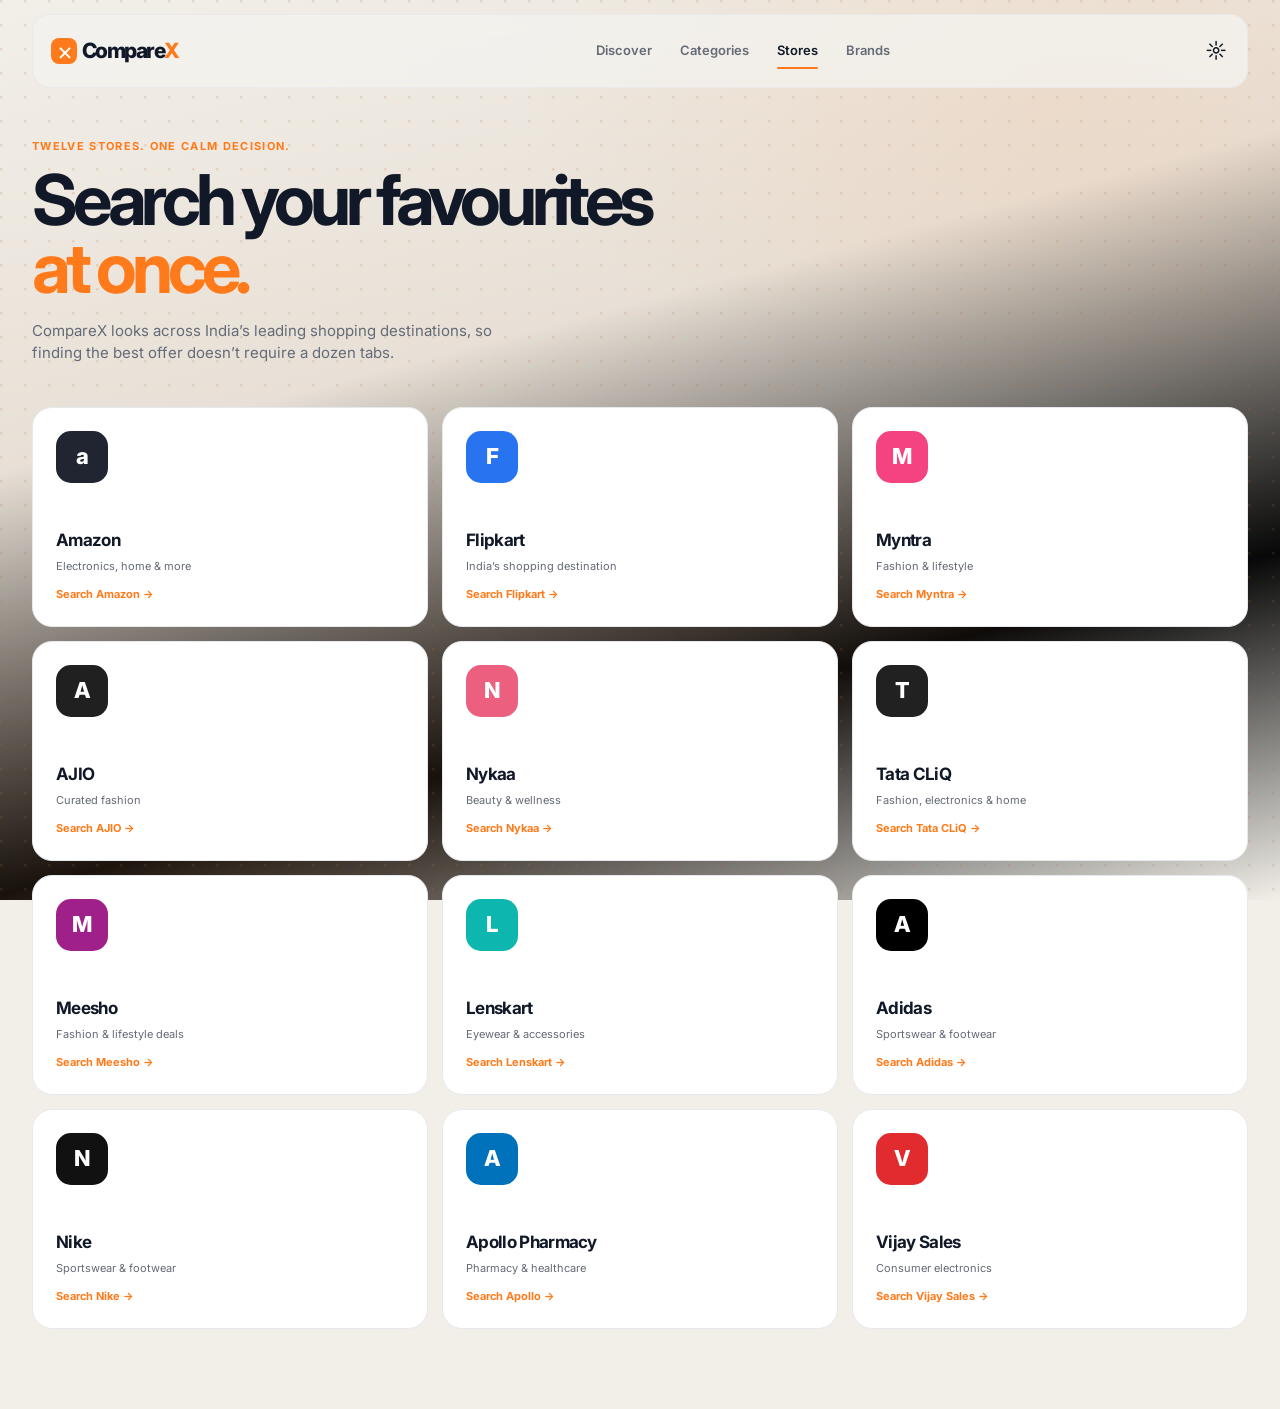
<file: frontend/pages/stores/index.html>
<!doctype html>
<html lang="en">
<head>
  <meta charset="UTF-8">
  <meta name="viewport" content="width=device-width, initial-scale=1.0">
  <title>Stores — CompareX</title>
  <link rel="preconnect" href="https://fonts.googleapis.com">
  <link rel="preconnect" href="https://fonts.gstatic.com" crossorigin>
  <link href="https://fonts.googleapis.com/css2?family=Inter:wght@400;500;600;700;800&display=swap" rel="stylesheet">
  <link rel="stylesheet" href="../../css/variables.css">
  <link rel="stylesheet" href="../../css/global.css">
  <link rel="stylesheet" href="../../css/navbar.css">
  <link rel="stylesheet" href="../../css/responsive.css">
  <style>
    /* Marketplace directory */
    .stores-page { padding: 138px 0 80px; }.stores-page h1 { max-width: 670px; margin: 10px 0 17px; font-size: clamp(38px, 6vw, 70px); line-height: .98; letter-spacing: -.075em; }.stores-page h1 em { color: var(--accent); font-style: normal; }.stores-page > p:last-of-type { max-width: 500px; margin-bottom: 42px; color: var(--muted); }.marketplace-grid { display: grid; grid-template-columns: repeat(3, 1fr); gap: 14px; }.marketplace-card { display: flex; flex-direction: column; min-height: 220px; padding: 23px; background: var(--card); border: 1px solid var(--border); border-radius: 20px; transition: .25s var(--ease-out); }.marketplace-card:hover { border-color: var(--accent); box-shadow: 0 18px 40px rgba(0,0,0,.16); transform: translateY(-5px); }.marketplace-logo { display: grid; width: 52px; height: 52px; margin-bottom: auto; place-items: center; color: #fff; border-radius: 15px; font-size: 22px; font-weight: 800; }.marketplace-card strong { margin-top: 37px; font-size: 17px; letter-spacing: -.04em; }.marketplace-card p { margin: 4px 0 0; color: var(--muted); font-size: 11px; }.marketplace-card span:last-child { margin-top: 12px; color: var(--accent); font-size: 11px; font-weight: 700; }@media(max-width:767px){.stores-page{padding-top:105px}.marketplace-grid{grid-template-columns:repeat(2,1fr);gap:10px}.marketplace-card{min-height:178px;padding:17px}.marketplace-card strong{margin-top:25px}.desktop-nav{display:none}}
  </style>
</head>
<body>
  <!-- Marketplace navigation -->
  <header class="navbar is-scrolled"><a class="brand" href="../../"><span class="brand-mark">×</span>Compare<span>X</span></a><nav class="desktop-nav"><a href="../../">Discover</a><a href="../categories/">Categories</a><a class="active" href="./">Stores</a><a href="../brands/">Brands</a></nav><div class="nav-actions"><button class="icon-button" type="button" data-theme-toggle aria-label="Toggle theme">☼</button></div></header>
  <main class="section-wrap stores-page">
    <!-- Marketplace directory -->
    <p class="eyebrow">Twelve stores. One calm decision.</p><h1>Search your favourites <em>at once.</em></h1><p>CompareX looks across India’s leading shopping destinations, so finding the best offer doesn’t require a dozen tabs.</p>
    <div class="marketplace-grid">
      <a class="marketplace-card" href="../search/?query=electronics&store=amazon"><span class="marketplace-logo" style="background:#202531">a</span><strong>Amazon</strong><p>Electronics, home & more</p><span>Search Amazon →</span></a>
      <a class="marketplace-card" href="../search/?query=electronics&store=flipkart"><span class="marketplace-logo" style="background:#2874f0">F</span><strong>Flipkart</strong><p>India’s shopping destination</p><span>Search Flipkart →</span></a>
      <a class="marketplace-card" href="../search/?query=fashion&store=myntra"><span class="marketplace-logo" style="background:#f44380">M</span><strong>Myntra</strong><p>Fashion & lifestyle</p><span>Search Myntra →</span></a>
      <a class="marketplace-card" href="../search/?query=fashion&store=ajio"><span class="marketplace-logo" style="background:#202020">A</span><strong>AJIO</strong><p>Curated fashion</p><span>Search AJIO →</span></a>
      <a class="marketplace-card" href="../search/?query=beauty&store=nykaa"><span class="marketplace-logo" style="background:#ed5f7f">N</span><strong>Nykaa</strong><p>Beauty & wellness</p><span>Search Nykaa →</span></a>
      <a class="marketplace-card" href="../search/?query=fashion&store=tatacliq"><span class="marketplace-logo" style="background:#212121">T</span><strong>Tata CLiQ</strong><p>Fashion, electronics & home</p><span>Search Tata CLiQ →</span></a>
      <a class="marketplace-card" href="../search/?query=fashion&store=meesho"><span class="marketplace-logo" style="background:#9f2089">M</span><strong>Meesho</strong><p>Fashion & lifestyle deals</p><span>Search Meesho →</span></a>
      <a class="marketplace-card" href="../search/?query=eyewear&store=lenskart"><span class="marketplace-logo" style="background:#0db7af">L</span><strong>Lenskart</strong><p>Eyewear & accessories</p><span>Search Lenskart →</span></a>
      <a class="marketplace-card" href="../search/?query=sneakers&store=adidas"><span class="marketplace-logo" style="background:#000000">A</span><strong>Adidas</strong><p>Sportswear & footwear</p><span>Search Adidas →</span></a>
      <a class="marketplace-card" href="../search/?query=sneakers&store=nike"><span class="marketplace-logo" style="background:#111111">N</span><strong>Nike</strong><p>Sportswear & footwear</p><span>Search Nike →</span></a>
      <a class="marketplace-card" href="../search/?query=medicine&store=apollo"><span class="marketplace-logo" style="background:#0072bc">A</span><strong>Apollo Pharmacy</strong><p>Pharmacy & healthcare</p><span>Search Apollo →</span></a>
      <a class="marketplace-card" href="../search/?query=electronics&store=vijay-sales"><span class="marketplace-logo" style="background:#e22b2f">V</span><strong>Vijay Sales</strong><p>Consumer electronics</p><span>Search Vijay Sales →</span></a>
    </div>
  </main>
  <script type="module">import { initializeTheme } from "../../js/theme.js"; initializeTheme();</script>
</body>
</html>
</file>
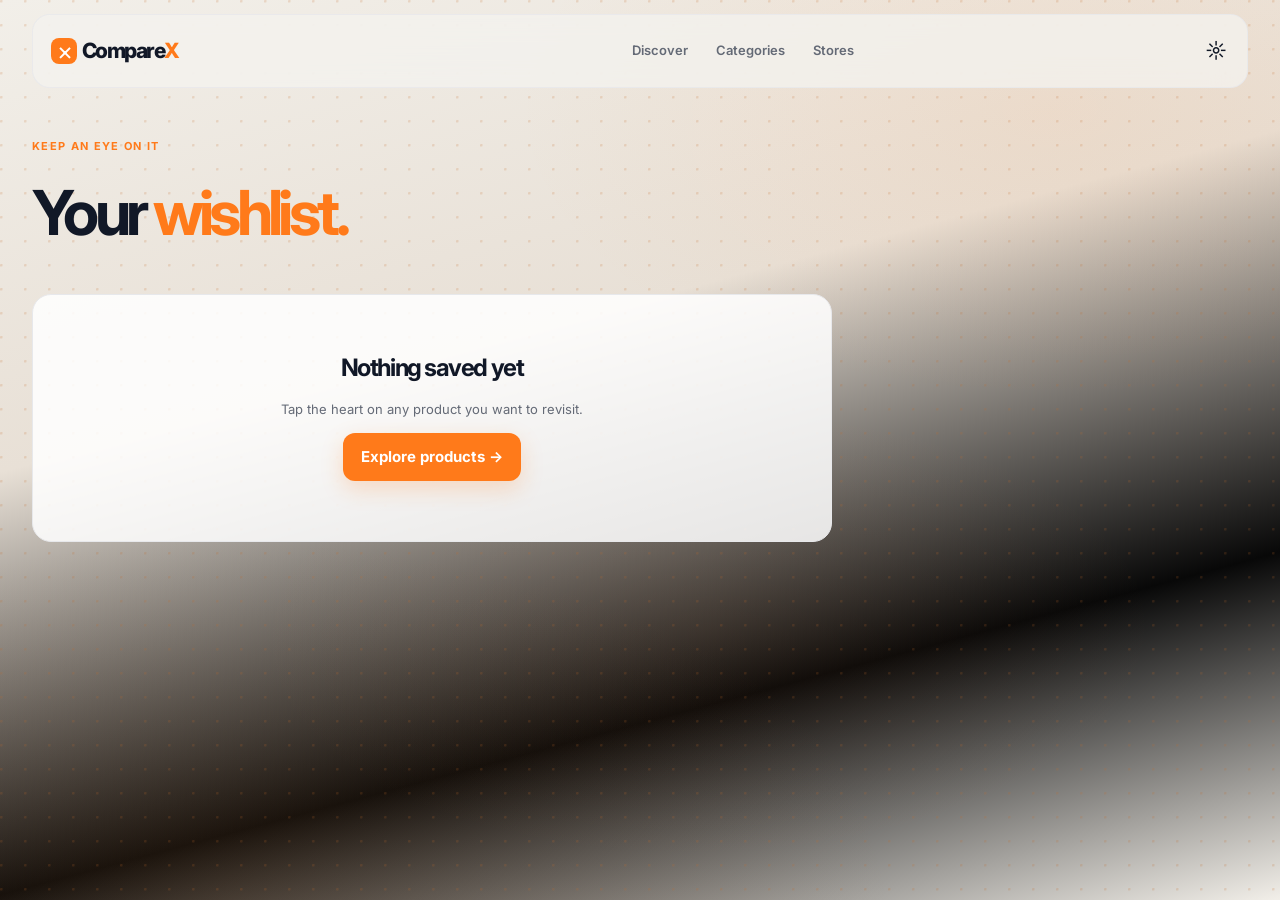
<file: frontend/pages/wishlist/index.html>
<!doctype html>
<html lang="en">
<head>
  <meta charset="UTF-8"><meta name="viewport" content="width=device-width, initial-scale=1.0">
  <title>Wishlist — CompareX</title>
  <link rel="preconnect" href="https://fonts.googleapis.com"><link rel="preconnect" href="https://fonts.gstatic.com" crossorigin>
  <link href="https://fonts.googleapis.com/css2?family=Inter:wght@400;500;600;700;800&display=swap" rel="stylesheet">
  <link rel="stylesheet" href="../../css/variables.css"><link rel="stylesheet" href="../../css/global.css"><link rel="stylesheet" href="../../css/navbar.css"><link rel="stylesheet" href="../../css/responsive.css">
  <style>
    /* Saved product directory */
    .wishlist-page{padding:138px 0 80px}.wishlist-page h1{margin:10px 0 35px;font-size:clamp(38px,5vw,62px);letter-spacing:-.075em}.wishlist-page h1 em{color:var(--accent);font-style:normal}.saved-list{display:grid;gap:10px;max-width:800px}.saved-item{display:flex;align-items:center;gap:15px;padding:15px 17px;background:var(--surface);border:1px solid var(--border);border-radius:14px}.saved-item .heart{display:grid;width:38px;height:38px;place-items:center;color:var(--accent);background:var(--accent-soft);border-radius:11px;font-size:18px}.saved-item strong{display:block;font-size:12px}.saved-item span{display:block;margin-top:3px;color:var(--muted);font-size:10px}.saved-item button{margin-left:auto;padding:7px 9px;color:var(--muted);background:transparent;border:1px solid var(--border);border-radius:7px;font-size:10px}.saved-item button:hover{color:var(--accent);border-color:var(--accent)}.wishlist-empty{padding:60px 20px;text-align:center;background:var(--surface);border:1px solid var(--border);border-radius:19px}.wishlist-empty h2{font-size:24px}.wishlist-empty p{color:var(--muted);font-size:13px}@media(max-width:767px){.wishlist-page{padding-top:105px}.desktop-nav{display:none}}
  </style>
</head>
<body>
  <!-- Wishlist navigation -->
  <header class="navbar is-scrolled"><a class="brand" href="../../"><span class="brand-mark">×</span>Compare<span>X</span></a><nav class="desktop-nav"><a href="../../">Discover</a><a href="../categories/">Categories</a><a href="../stores/">Stores</a></nav><div class="nav-actions"><button class="icon-button" type="button" data-theme-toggle aria-label="Toggle theme">☼</button></div></header>
  <main class="section-wrap wishlist-page">
    <!-- Locally saved products -->
    <p class="eyebrow">Keep an eye on it</p><h1>Your <em>wishlist.</em></h1><section class="saved-list" data-wishlist-page></section>
  </main>
  <script type="module">
    import { initializeTheme } from "../../js/theme.js";
    initializeTheme();
    const list = document.querySelector("[data-wishlist-page]");
    const read = () => { try { return JSON.parse(localStorage.getItem("comparex-wishlist") || "[]"); } catch { return []; } };
    const render = () => { const ids = read(); list.innerHTML = ids.length ? ids.map((id) => `<article class="saved-item"><span class="heart">♥</span><div><strong>Saved product</strong><span>Product reference: ${id}</span></div><a class="button button-secondary" style="min-height:34px;font-size:10px" href="../product/?id=${encodeURIComponent(id)}">View</a><button type="button" data-remove="${id}">Remove</button></article>`).join("") : `<div class="wishlist-empty"><h2>Nothing saved yet</h2><p>Tap the heart on any product you want to revisit.</p><a class="button button-primary" href="../../">Explore products →</a></div>`; list.querySelectorAll("[data-remove]").forEach(button => button.addEventListener("click",()=>{localStorage.setItem("comparex-wishlist",JSON.stringify(read().filter(id=>id!==button.dataset.remove)));render();})); };
    render();
  </script>
</body>
</html>
</file>
<file: frontend/css/variables.css>
/* Design tokens shared across CompareX */
:root {
  --bg: #0a0a0a;
  --surface: #171717;
  --card: #1f1f1f;
  --card-hover: #252525;
  --border: #2a2a2a;
  --muted: #929292;
  --subtle: #666;
  --text: #fff;
  --accent: #ff7a1a;
  --accent-strong: #ff6510;
  --accent-soft: rgba(255, 122, 26, .14);
  --success: #77d592;
  --shadow: 0 24px 80px rgba(0, 0, 0, .36);
  --brand-logo-filter: none;
  --radius-sm: 12px;
  --radius: 20px;
  --radius-lg: 32px;
  --max-width: 1240px;
  --ease-out: cubic-bezier(.2, .8, .2, 1);

  /* Global canvas — Nothing-inspired dotted texture */
  --canvas-base: #0b0b0b;
  --canvas-mid: #14110f;
  --canvas-gap: 24px;
  --canvas-glow-a: rgba(255, 122, 26, .11);
  --canvas-glow-b: rgba(120, 65, 28, .28);
  --canvas-glow-c: rgba(255, 122, 26, .06);
  /* 2.5px rounded squares, warm orange @ ~16% — encoded SVG tile */
  --canvas-dot-image: url("data:image/svg+xml,%3Csvg xmlns='http://www.w3.org/2000/svg' width='24' height='24' viewBox='0 0 24 24'%3E%3Crect x='0' y='0' width='2.5' height='2.5' rx='0.45' fill='%23ff8830' fill-opacity='0.16'/%3E%3C/svg%3E");
}

[data-theme="light"] {
  --bg: #f4f2ef;
  --surface: rgba(255, 255, 255, .86);
  --card: #fff;
  --card-hover: #fff;
  --border: #e7e8eb;
  --muted: #646a76;
  --subtle: #9499a3;
  --text: #111827;
  --accent-soft: rgba(255, 122, 26, .1);
  --shadow: 0 24px 80px rgba(25, 30, 40, .1);
  --brand-logo-filter: invert(1);

  --canvas-base: #f2efe9;
  --canvas-mid: #e8e0d6;
  --canvas-glow-a: rgba(255, 122, 26, .08);
  --canvas-glow-b: rgba(180, 110, 50, .14);
  --canvas-glow-c: rgba(255, 140, 60, .06);
  --canvas-dot-image: url("data:image/svg+xml,%3Csvg xmlns='http://www.w3.org/2000/svg' width='24' height='24' viewBox='0 0 24 24'%3E%3Crect x='0' y='0' width='2.5' height='2.5' rx='0.45' fill='%23c46a28' fill-opacity='0.18'/%3E%3C/svg%3E");
}
</file>
<file: frontend/css/global.css>
/* Reset, typography and shared layout */
@import url("./canvas.css?v=canvas2");

* { box-sizing: border-box; }
html { scroll-behavior: smooth; }
body { margin: 0; min-width: 320px; color: var(--text); background: transparent; font-family: Inter, Arial, sans-serif; font-size: 15px; line-height: 1.5; transition: background .3s, color .3s; }
button, input { font: inherit; }
button, a { -webkit-tap-highlight-color: transparent; }
button { cursor: pointer; }
a { color: inherit; text-decoration: none; }
img { display: block; max-width: 100%; }
.section-wrap { width: min(var(--max-width), calc(100% - 64px)); margin-inline: auto; }
.site-shell { overflow: hidden; }
.eyebrow { display: flex; align-items: center; gap: 8px; color: var(--accent); font-size: 11px; font-weight: 700; letter-spacing: .12em; text-transform: uppercase; }
.live-dot { width: 7px; height: 7px; border-radius: 50%; background: var(--accent); box-shadow: 0 0 0 5px var(--accent-soft); }
h1, h2, h3, p { margin-top: 0; }
h2 { font-size: clamp(32px, 4vw, 52px); line-height: 1.08; letter-spacing: -.06em; }
h1 em, h2 em { color: var(--accent); font-style: normal; }
.button { display: inline-flex; align-items: center; justify-content: center; gap: 10px; border: 0; border-radius: 12px; font-weight: 700; min-height: 48px; padding: 0 18px; transition: transform .25s var(--ease-out), background .25s, color .25s, box-shadow .25s; }
.button:hover { transform: translateY(-2px); }
.button-primary { color: #fff; background: var(--accent); box-shadow: 0 8px 22px rgba(255, 122, 26, .22); }
.button-primary:hover { background: var(--accent-strong); box-shadow: 0 12px 28px rgba(255, 122, 26, .3); }
.button-secondary { color: var(--text); background: transparent; border: 1px solid var(--border); }
.button-secondary:hover { background: var(--card); }
.text-link { display: inline-flex; align-items: center; gap: 10px; font-size: 13px; font-weight: 700; color: var(--muted); transition: color .2s; }
.text-link:hover { color: var(--accent); }
.text-link span { color: var(--accent); font-size: 18px; }
.icon-button { position: relative; display: grid; place-items: center; width: 38px; height: 38px; color: var(--text); background: transparent; border: 1px solid transparent; border-radius: 10px; font-size: 21px; transition: .2s; }
.icon-button:hover { background: var(--card); border-color: var(--border); }
.badge { position: absolute; right: 0; top: 0; display: grid; place-items: center; min-width: 15px; height: 15px; padding: 0 3px; border-radius: 10px; color: #fff; background: var(--accent); font-size: 9px; font-weight: 800; }
.section-heading { display: flex; align-items: end; justify-content: space-between; gap: 24px; margin-bottom: 42px; }
.section-heading h2 { margin-bottom: 0; }
.section-heading .eyebrow { margin-bottom: 12px; }
.product-section, .stores-section, .value-section { padding-top: 140px; }
.reveal { opacity: 0; transform: translateY(20px); transition: opacity .6s var(--ease-out), transform .6s var(--ease-out); }
.reveal.is-visible { opacity: 1; transform: none; }
.mobile-drawer, .drawer-scrim { display: none; }
</file>
<file: frontend/css/navbar.css>
/* Sticky navigation and mobile drawer */
.navbar { position: fixed; z-index: 50; top: 0; left: 50%; display: flex; align-items: center; justify-content: space-between; width: min(calc(100% - 64px), 1312px); height: 74px; padding: 0 12px 0 18px; border: 1px solid transparent; border-radius: 18px; transform: translateX(-50%); transition: background .3s, border .3s, backdrop-filter .3s, top .3s; }
.navbar.is-scrolled { top: 14px; background: color-mix(in srgb, var(--bg) 78%, transparent); border-color: color-mix(in srgb, var(--border) 78%, transparent); backdrop-filter: blur(16px); }
.brand { display: inline-flex; align-items: center; color: var(--text); font-size: 21px; font-weight: 800; letter-spacing: -.075em; }
.brand > span:last-child { color: var(--accent); }
.brand-mark { display: grid; place-items: center; width: 26px; height: 26px; margin-right: 5px; color: #fff; background: var(--accent); border-radius: 8px; font-size: 25px; font-weight: 400; line-height: 1; }
.desktop-nav { display: flex; gap: 28px; margin-left: 110px; }
.desktop-nav a { position: relative; padding: 8px 0; color: var(--muted); font-size: 13px; font-weight: 600; transition: color .2s; }
.desktop-nav a:hover, .desktop-nav a.active { color: var(--text); }
.desktop-nav a.active::after { position: absolute; right: 0; bottom: 0; left: 0; height: 2px; background: var(--accent); border-radius: 3px; content: ""; }
.nav-actions { display: flex; align-items: center; gap: 5px; }
.account-trigger { height: 38px; margin-left: 8px; padding: 0 13px; color: var(--text); background: var(--card); border: 1px solid var(--border); border-radius: 10px; font-size: 12px; font-weight: 700; transition: .2s; }
.account-trigger:hover { border-color: var(--accent); color: var(--accent); }
.account-trigger span { color: var(--accent); }
.menu-button { display: block; position: relative; width: 42px; height: 38px; padding: 0; background: transparent; border: 0; }
.menu-button span { position: absolute; left: 10px; width: 22px; height: 2px; background: var(--text); transition: transform .2s; }
.menu-button span:first-child { top: 14px; }.menu-button span:last-child { top: 22px; }

.mobile-drawer {
  position: fixed;
  z-index: 80;
  top: 0;
  left: 0;
  display: flex;
  flex-direction: column;
  width: min(360px, 90vw);
  height: 100vh;
  height: 100dvh;
  padding: 22px;
  overflow: hidden;
  visibility: hidden;
  background: color-mix(in srgb, var(--card) 96%, transparent);
  border-right: 1px solid var(--border);
  box-shadow: var(--shadow);
  opacity: 0;
  transform: translateX(-105%);
  transition: visibility .35s, opacity .35s, transform .55s var(--ease-out);
  backdrop-filter: blur(18px);
}
.mobile-drawer.is-open { visibility: visible; opacity: 1; transform: none; }
.drawer-header { position: relative; z-index: 3; display: flex; align-items: center; justify-content: space-between; }
.drawer-header .icon-button { font-size: 26px; }
.drawer-edge { position: absolute; z-index: 4; top: 50%; right: -1px; width: 8px; height: 64px; background: var(--accent); border-radius: 9px 0 0 9px; box-shadow: 0 0 24px rgba(255,122,26,.35); transform: translateY(-50%); }
.orbit-menu { position: relative; flex: 1; min-height: 0; margin: 20px -22px 10px 0; overflow: hidden; outline: none; }
.orbit-menu:focus-visible { box-shadow: inset 0 0 0 2px var(--accent); border-radius: 18px 0 0 18px; }
.orbit-guide { position: absolute; top: 50%; left: 87px; width: 430px; height: 760px; border: 1px solid color-mix(in srgb, var(--muted) 25%, transparent); border-radius: 50%; transform: translateY(-50%); pointer-events: none; }
.orbit-menu nav { position: absolute; inset: 0; }
.orbit-menu [data-orbit-item] {
  position: absolute;
  top: 0;
  left: 38px;
  display: flex;
  align-items: center;
  gap: 14px;
  width: 238px;
  height: 52px;
  padding: 0;
  color: var(--muted);
  background: transparent;
  border: 0;
  font-size: 14px;
  font-weight: 600;
  white-space: nowrap;
  will-change: transform, opacity;
  transition: transform .62s var(--ease-out), opacity .42s, color .3s;
}
.orbit-menu [data-orbit-item].is-jumping { transition: none; }
.orbit-menu [data-orbit-item].is-active { color: var(--text); font-weight: 750; }
.orbit-menu [data-orbit-item]:hover { color: var(--accent); }
.orbit-icon {
  display: grid;
  flex: 0 0 auto;
  place-items: center;
  width: 42px;
  height: 42px;
  color: var(--muted);
  background: color-mix(in srgb, var(--surface) 76%, transparent);
  border: 1px solid color-mix(in srgb, var(--border) 70%, transparent);
  border-radius: 50%;
  box-shadow: 0 8px 22px rgba(0,0,0,.12);
  font-size: 17px;
  transition: color .3s, background .3s, border .3s, transform .3s;
}
.orbit-menu [data-orbit-item].is-active .orbit-icon { color: #fff; background: var(--accent); border-color: var(--accent); transform: scale(1.08); }
.orbit-hint { position: absolute; z-index: 2; right: 24px; bottom: 2px; margin: 0; color: var(--subtle); font-size: 9px; letter-spacing: .04em; text-transform: uppercase; }
.orbit-hint span { color: var(--accent); font-size: 12px; }
.drawer-login { position: relative; z-index: 3; flex: 0 0 auto; }
.drawer-scrim { position: fixed; z-index: 75; inset: 0; display: block; visibility: hidden; background: rgba(0,0,0,.58); opacity: 0; transition: visibility .35s, opacity .35s; backdrop-filter: blur(4px); }
.drawer-scrim.is-open { visibility: visible; opacity: 1; }
</file>
<file: frontend/css/responsive.css>
/* Breakpoint-specific mobile and tablet refinements */
@media (max-width: 1024px) {
  .desktop-nav { margin-left: 0; }.product-grid { grid-template-columns: repeat(2, 1fr); }.brand-section, .value-section { gap: 36px; }.stats-section { padding: 35px 18px; }.stats-section > div { padding: 0 18px; }.newsletter-section { gap: 38px; padding: 45px 38px; }
}
@media (max-width: 767px) {
  .section-wrap { width: min(100% - 32px, var(--max-width)); }.navbar { width: calc(100% - 24px); height: 64px; padding-left: 10px; }.navbar.is-scrolled { top: 8px; }.desktop-nav, .theme-toggle, .wishlist-link, .account-trigger { display: none; }.categories-section, .product-section, .stores-section, .value-section { padding-top: 85px; }.section-heading { align-items: start; margin-bottom: 27px; }.section-heading .text-link { padding-top: 7px; font-size: 10px; text-align: right; }.section-heading h2 { font-size: 31px; }.wheel-control { display: none; }.wheel-track { padding: 3px 0; }.category-chip { flex-basis: 115px; padding: 16px 5px; }.product-grid { grid-template-columns: repeat(2, 1fr); gap: 10px; }.product-image { height: 158px; padding: 12px; }.product-image img { width: 110px; height: 130px; }.product-content { padding: 12px; }.product-title { min-height: 35px; margin-bottom: 9px; font-size: 11px; }.price-row strong { font-size: 15px; }.price-row del { display: none; }.product-footer { margin-top: 10px; padding-top: 9px; }.compare-button { padding: 5px; font-size: 9px; }.brand-section, .value-section, .newsletter-section { display: block; }.brand-section { padding-top: 85px; }.brand-spotlight { margin-bottom: 31px; }.brand-grid { grid-template-columns: repeat(4, 1fr); gap: 7px; }.brand-grid a { min-height: 88px; padding: 10px 5px; gap: 8px; }.brand-grid img { max-width: 46px; height: 28px; }.brand-grid strong { font-size: 10px; }.store-grid { grid-template-columns: 1fr; gap: 9px; }.store-card { padding: 13px; }.value-intro { position: static; margin-bottom: 30px; }.value-card { padding: 24px; }.stats-section { grid-template-columns: repeat(2, 1fr); gap: 22px 0; margin-top: 85px; padding: 30px 7px; border-radius: 20px; }.stats-section > div { padding: 0 20px; }.stats-section > div:nth-child(2) { border: 0; }.stats-section strong { font-size: 29px; }.testimonial-section { margin-top: 85px; }.testimonial-section blockquote { font-size: 24px; }.newsletter-section { margin-top: 85px; margin-bottom: 45px; padding: 30px 22px; border-radius: 20px; }.newsletter-form { margin-top: 28px; }.newsletter-form > div { display: block; }.newsletter-form .button { width: 100%; margin-top: 8px; }.footer-top { display: block; padding-bottom: 30px; }.footer-links { justify-content: space-between; margin-top: 33px; gap: 10px; }.footer-bottom { gap: 15px; align-items: start; }.login-modal { grid-template-columns: 1fr; }.login-copy { display: none; }.login-form { padding: 44px 25px 27px; }.mobile-drawer { width: min(340px, 92vw); }
  .dynamic-placeholder { left: 38px; font-size: 11.5px; }.category-chip { min-height: 122px; gap: 7px; }.category-image { width: 68px; height: 68px; }.category-image img { width: 64px; height: 64px; }.marketplace-ribbons { gap: 8px; -webkit-mask-image: linear-gradient(90deg, transparent, #000 3%, #000 97%, transparent); mask-image: linear-gradient(90deg, transparent, #000 3%, #000 97%, transparent); }.marketplace-pill { height: 50px; padding: 7px 14px 7px 8px; gap: 8px; }.marketplace-pill img { width: 34px; height: 34px; }.marketplace-pill span { font-size: 10px; }
}
</file>
<file: frontend/css/cards.css>
/* Product, store, brand, value and conversion sections */
.product-grid { display: grid; grid-template-columns: repeat(4, 1fr); gap: 16px; }
.product-card { position: relative; overflow: hidden; background: var(--card); border: 1px solid var(--border); border-radius: var(--radius); transition: transform .3s var(--ease-out), border .3s, box-shadow .3s; }
.product-card:hover { border-color: #424242; box-shadow: var(--shadow); transform: translateY(-7px); }.product-card:hover .product-image img { transform: scale(1.08); }
.product-card.is-highlighted { border-color: color-mix(in srgb, var(--accent) 55%, var(--border)); }
.result-highlights { position: absolute; z-index: 2; top: 10px; right: 10px; display: flex; flex-direction: column; align-items: flex-end; gap: 5px; }
.result-highlights span { padding: 5px 7px; color: #fff; background: var(--accent); border-radius: 6px; box-shadow: 0 4px 12px rgba(0,0,0,.2); font-size: 8px; font-weight: 800; letter-spacing: .04em; text-transform: uppercase; }
.product-image { position: relative; display: grid; height: 218px; padding: 20px; place-items: center; overflow: hidden; background: linear-gradient(145deg, color-mix(in srgb, var(--surface) 70%, var(--card)), var(--card)); }.product-image img { width: 155px; height: 180px; object-fit: contain; transition: transform .5s var(--ease-out); }.discount-badge { position: absolute; top: 12px; left: 12px; padding: 4px 7px; color: var(--accent); background: var(--accent-soft); border-radius: 6px; font-size: 10px; font-weight: 800; }.wishlist-button { position: absolute; top: 10px; right: 10px; display: grid; place-items: center; width: 31px; height: 31px; color: var(--text); background: color-mix(in srgb, var(--card) 85%, transparent); border: 1px solid var(--border); border-radius: 9px; font-size: 18px; }.wishlist-button.is-saved { color: var(--accent); }.product-content { padding: 16px; }.product-store { display: flex; align-items: center; gap: 6px; margin-bottom: 8px; color: var(--muted); font-size: 10px; font-weight: 600; }.store-logo { display: grid; place-items: center; width: 17px; height: 17px; border-radius: 5px; color: #fff; background: #2874f0; font-size: 9px; font-weight: 800; }.product-title { display: -webkit-box; min-height: 40px; margin-bottom: 13px; overflow: hidden; color: var(--text); font-size: 13px; font-weight: 600; line-height: 1.5; -webkit-box-orient: vertical; -webkit-line-clamp: 2; }.price-row { display: flex; align-items: baseline; gap: 7px; }.price-row strong { font-size: 19px; letter-spacing: -.05em; }.price-row del { color: var(--subtle); font-size: 11px; }.product-footer { display: flex; align-items: center; justify-content: space-between; margin-top: 14px; padding-top: 12px; border-top: 1px solid var(--border); }.rating { color: var(--muted); font-size: 10px; }.rating span { color: #ffbd3e; }.compare-button { padding: 6px 9px; color: var(--accent); background: transparent; border: 1px solid var(--accent); border-radius: 7px; font-size: 10px; font-weight: 800; transition: .2s; }.compare-button.is-selected, .compare-button:hover { color: #fff; background: var(--accent); }
.product-availability { margin-top: 8px; color: var(--muted); font-size: 9px; }
.brand-section { display: grid; grid-template-columns: .85fr 1.15fr; gap: 60px; align-items: center; padding-top: 140px; }.brand-spotlight h2 { margin-bottom: 28px; }.brand-grid { display: grid; grid-template-columns: repeat(4, 1fr); gap: 10px; }.brand-grid a { display: flex; min-height: 118px; padding: 16px 10px; flex-direction: column; place-items: center; align-items: center; justify-content: center; gap: 12px; color: var(--muted); background: var(--surface); border: 1px solid var(--border); border-radius: 14px; transition: .25s; }.brand-grid img { width: auto; max-width: 62px; height: 37px; object-fit: contain; filter: var(--brand-logo-filter); transition: transform .25s var(--ease-out); }.brand-grid strong { font-size: 13px; font-weight: 750; letter-spacing: -.035em; }.brand-grid a:hover { color: var(--text); border-color: var(--accent); transform: translateY(-3px); }.brand-grid a:hover img { transform: scale(1.09); }
.store-grid { display: grid; grid-template-columns: repeat(3, 1fr); gap: 14px; }.store-card { display: flex; align-items: center; gap: 15px; padding: 19px; background: var(--card); border: 1px solid var(--border); border-radius: 16px; transition: .25s; }.store-card:hover { border-color: var(--accent); transform: translateY(-3px); }.store-card .store-logo { flex: 0 0 auto; width: 42px; height: 42px; border-radius: 12px; font-size: 18px; }.store-card strong { display: block; margin-bottom: 2px; font-size: 13px; }.store-card small { color: var(--muted); font-size: 10px; }.store-arrow { margin-left: auto; color: var(--accent); font-size: 20px; }
.marketplace-ribbons { display: grid; gap: 14px; margin-inline: calc(50% - 50vw); overflow: hidden; padding: 10px 0 18px; -webkit-mask-image: linear-gradient(90deg, transparent, #000 6%, #000 94%, transparent); mask-image: linear-gradient(90deg, transparent, #000 6%, #000 94%, transparent); }.marketplace-row { overflow: hidden; padding: 4px 0; }.marketplace-row-track, .marketplace-pill-set { display: flex; width: max-content; align-items: center; }.marketplace-row-track { will-change: transform; }.marketplace-pill-set { gap: 12px; padding-right: 12px; }.marketplace-row-left .marketplace-row-track { animation: marketplace-scroll-left 58s linear infinite; }.marketplace-row-right .marketplace-row-track { animation: marketplace-scroll-right 62s linear infinite; }.marketplace-row:hover .marketplace-row-track { animation-play-state: paused; }.marketplace-pill { display: inline-flex; min-width: max-content; height: 58px; padding: 8px 18px 8px 10px; align-items: center; gap: 10px; color: var(--text); background: color-mix(in srgb, var(--card) 92%, transparent); border: 1px solid var(--border); border-radius: 999px; box-shadow: 0 8px 22px rgba(0,0,0,.12); transition: transform .25s var(--ease-out), border-color .25s, box-shadow .25s, filter .25s; }.marketplace-pill img { width: 38px; height: 38px; padding: 4px; object-fit: contain; background: #fff; border-radius: 50%; }.marketplace-pill span { font-size: 12px; font-weight: 700; letter-spacing: -.025em; }.marketplace-pill:hover { z-index: 2; border-color: var(--market-color); box-shadow: 0 10px 30px color-mix(in srgb, var(--market-color) 25%, transparent); filter: brightness(1.12); transform: scale(1.055); }
@keyframes marketplace-scroll-left { to { transform: translateX(-50%); } }
@keyframes marketplace-scroll-right { from { transform: translateX(-50%); } to { transform: translateX(0); } }
.value-section { display: grid; grid-template-columns: .85fr 1.15fr; gap: 80px; align-items: start; }.value-intro { position: sticky; top: 110px; }.value-intro h2 { margin-bottom: 18px; }.value-intro > p:last-child { max-width: 350px; color: var(--muted); line-height: 1.75; }.value-list { display: grid; gap: 12px; }.value-card { padding: 31px 34px; background: var(--surface); border: 1px solid var(--border); border-radius: 19px; transition: .25s; }.value-card:hover { background: var(--card); border-color: #424242; transform: translateX(6px); }.value-card > span { color: var(--accent); font-size: 11px; font-weight: 800; }.value-card h3 { margin: 15px 0 8px; font-size: 19px; letter-spacing: -.04em; }.value-card p { max-width: 460px; margin-bottom: 0; color: var(--muted); font-size: 13px; line-height: 1.7; }
.stats-section { display: grid; grid-template-columns: repeat(4, 1fr); margin-top: 140px; padding: 46px; background: var(--accent); border-radius: var(--radius-lg); }.stats-section > div { padding: 0 28px; border-right: 1px solid rgba(255,255,255,.2); }.stats-section > div:last-child { border: 0; }.stats-section strong { display: block; color: #fff; font-size: 38px; letter-spacing: -.065em; }.stats-section span { color: rgba(255,255,255,.75); font-size: 11px; font-weight: 600; }
.testimonial-section { max-width: 900px; margin-top: 140px; text-align: center; }.quote-mark { color: var(--accent); font-family: Georgia, serif; font-size: 80px; line-height: .6; }.testimonial-section blockquote { margin: 24px 0; font-size: clamp(23px, 3vw, 36px); font-weight: 500; line-height: 1.3; letter-spacing: -.055em; }.testimonial-person { display: inline-flex; align-items: center; gap: 10px; text-align: left; }.person-avatar { display: grid; width: 35px; height: 35px; place-items: center; color: #fff; background: linear-gradient(140deg, #c2753b, #5f3227); border-radius: 50%; font-size: 10px; font-weight: 800; }.testimonial-person strong, .testimonial-person span { display: block; }.testimonial-person strong { font-size: 11px; }.testimonial-person span { color: var(--muted); font-size: 10px; }
.newsletter-section { display: grid; grid-template-columns: 1fr 1fr; gap: 80px; align-items: end; margin-top: 140px; margin-bottom: 70px; padding: 55px 58px; overflow: hidden; background: var(--surface); border: 1px solid var(--border); border-radius: var(--radius-lg); }.newsletter-section h2 { margin-bottom: 0; }.newsletter-section .eyebrow { margin-bottom: 13px; }.newsletter-form label { display: block; margin-bottom: 10px; color: var(--muted); font-size: 12px; }.newsletter-form > div { display: flex; gap: 8px; }.newsletter-form input { flex: 1; min-width: 0; height: 48px; padding: 0 14px; color: var(--text); background: var(--card); border: 1px solid var(--border); border-radius: 11px; outline: 0; }.newsletter-form input:focus { border-color: var(--accent); }.newsletter-form small { display: block; min-height: 16px; margin-top: 9px; color: var(--subtle); font-size: 10px; }
.compare-dock { position: fixed; z-index: 40; bottom: 24px; left: 50%; display: flex; align-items: center; gap: 14px; width: min(620px, calc(100% - 32px)); padding: 10px 10px 10px 14px; visibility: hidden; background: color-mix(in srgb, var(--card) 90%, transparent); border: 1px solid #414141; border-radius: 16px; box-shadow: var(--shadow); opacity: 0; transform: translate(-50%, 25px); backdrop-filter: blur(18px); transition: .3s var(--ease-out); }.compare-dock.is-open { visibility: visible; opacity: 1; transform: translate(-50%, 0); }.compare-items { display: flex; flex: 1; gap: 7px; overflow: hidden; }.compare-item { position: relative; display: flex; align-items: center; gap: 7px; min-width: 0; padding-right: 7px; }.compare-item img { width: 34px; height: 34px; object-fit: contain; background: var(--surface); border-radius: 8px; }.compare-item span { max-width: 86px; overflow: hidden; font-size: 10px; text-overflow: ellipsis; white-space: nowrap; }.compare-item button { position: absolute; top: -5px; right: 0; width: 15px; height: 15px; padding: 0; color: #fff; background: var(--accent); border: 0; border-radius: 50%; font-size: 11px; line-height: 1; }.compare-dock .button { min-height: 40px; padding: 0 12px; font-size: 11px; white-space: nowrap; }
</file>
<file: frontend/css/animations.css>
/* Motion primitives and continuous decorative effects */
@keyframes ribbon { to { transform: translateX(-50%); } }
@keyframes float { 50% { transform: translateY(-10px); } }
@keyframes pulse { 50% { opacity: .45; transform: scale(.9); } }
@keyframes glow { 50% { opacity: .85; transform: scale(1.08); } }
@keyframes slideIn { from { opacity: 0; transform: translateY(20px); } to { opacity: 1; transform: translateY(0); } }
.ribbon-track { animation: ribbon 28s linear infinite; }
.float-amazon { animation: float 4s ease-in-out infinite; }
.float-flipkart { animation: float 4s ease-in-out 1s infinite; }
.product-glow { animation: glow 4s ease-in-out infinite; }
.live-dot { animation: pulse 1.8s infinite; }
@media (prefers-reduced-motion: reduce) {
  *, *::before, *::after { scroll-behavior: auto !important; animation-duration: .01ms !important; animation-iteration-count: 1 !important; transition-duration: .01ms !important; }
}
</file>
